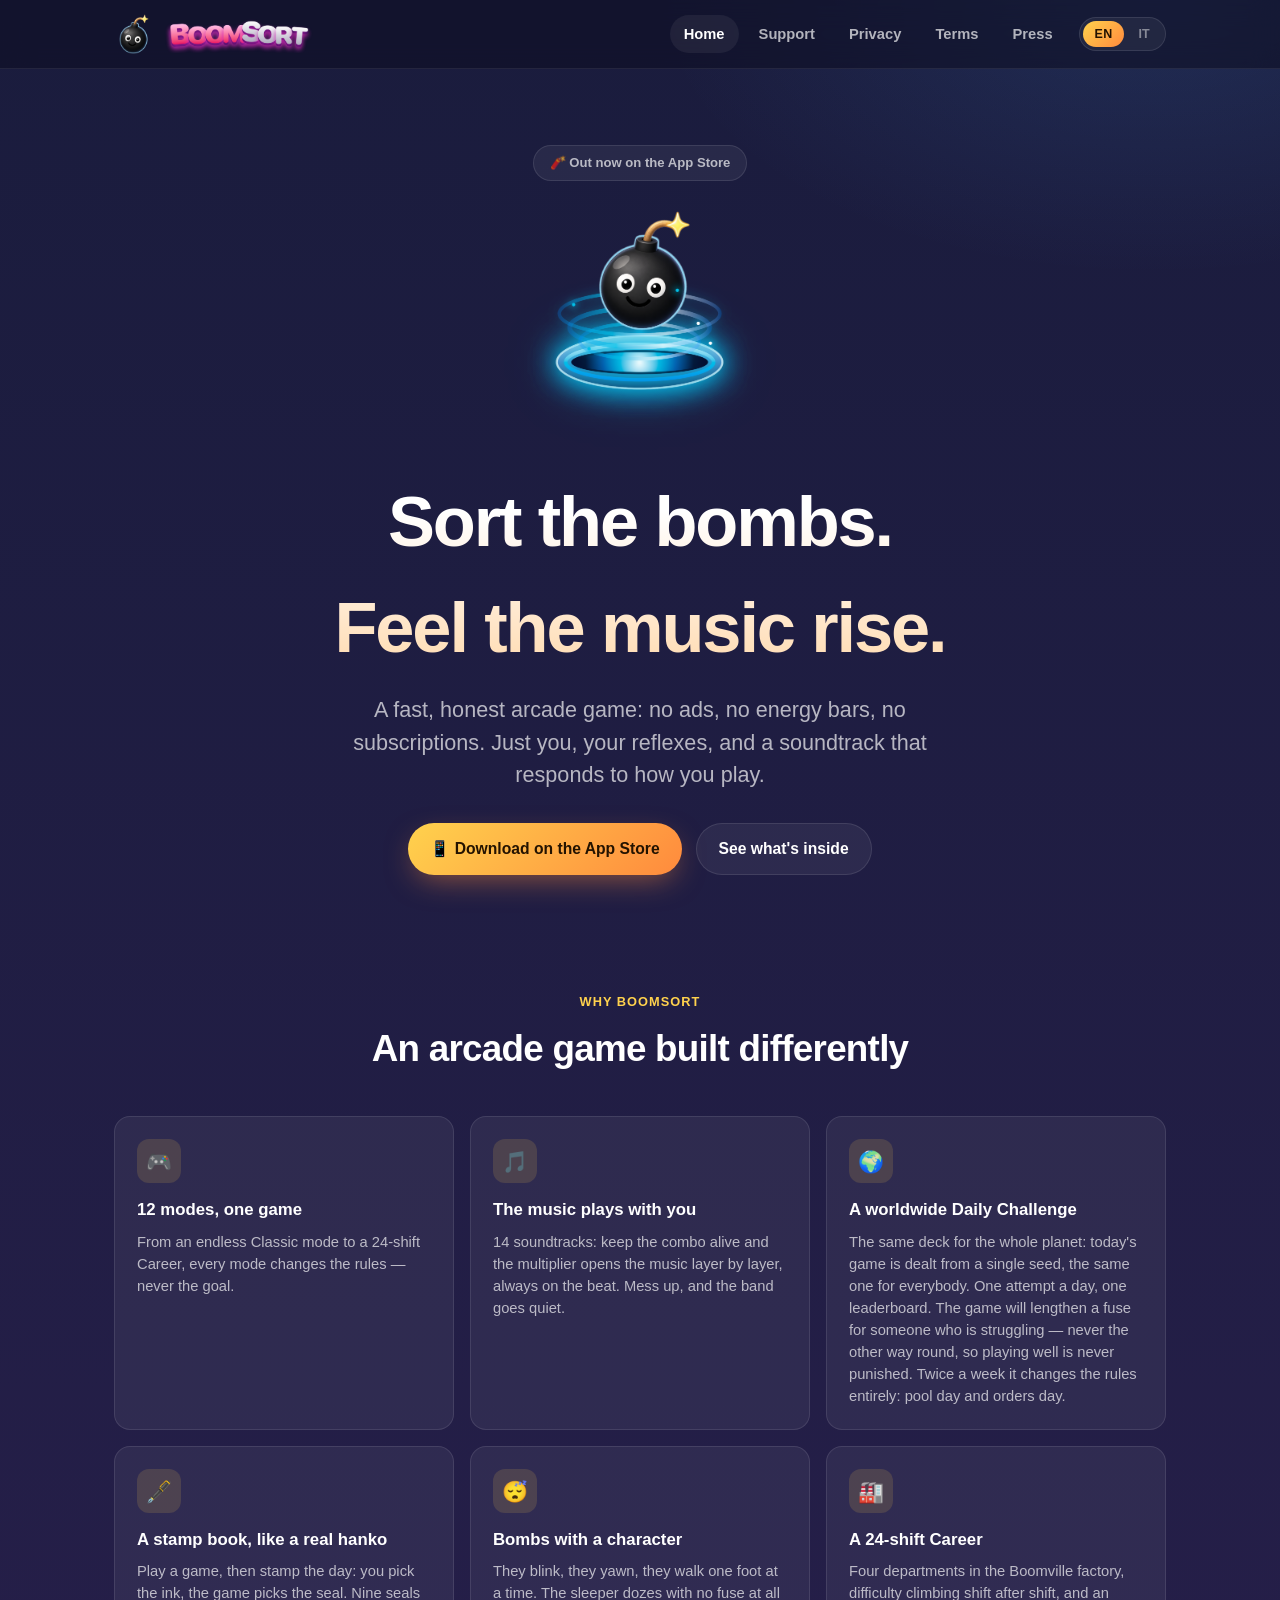
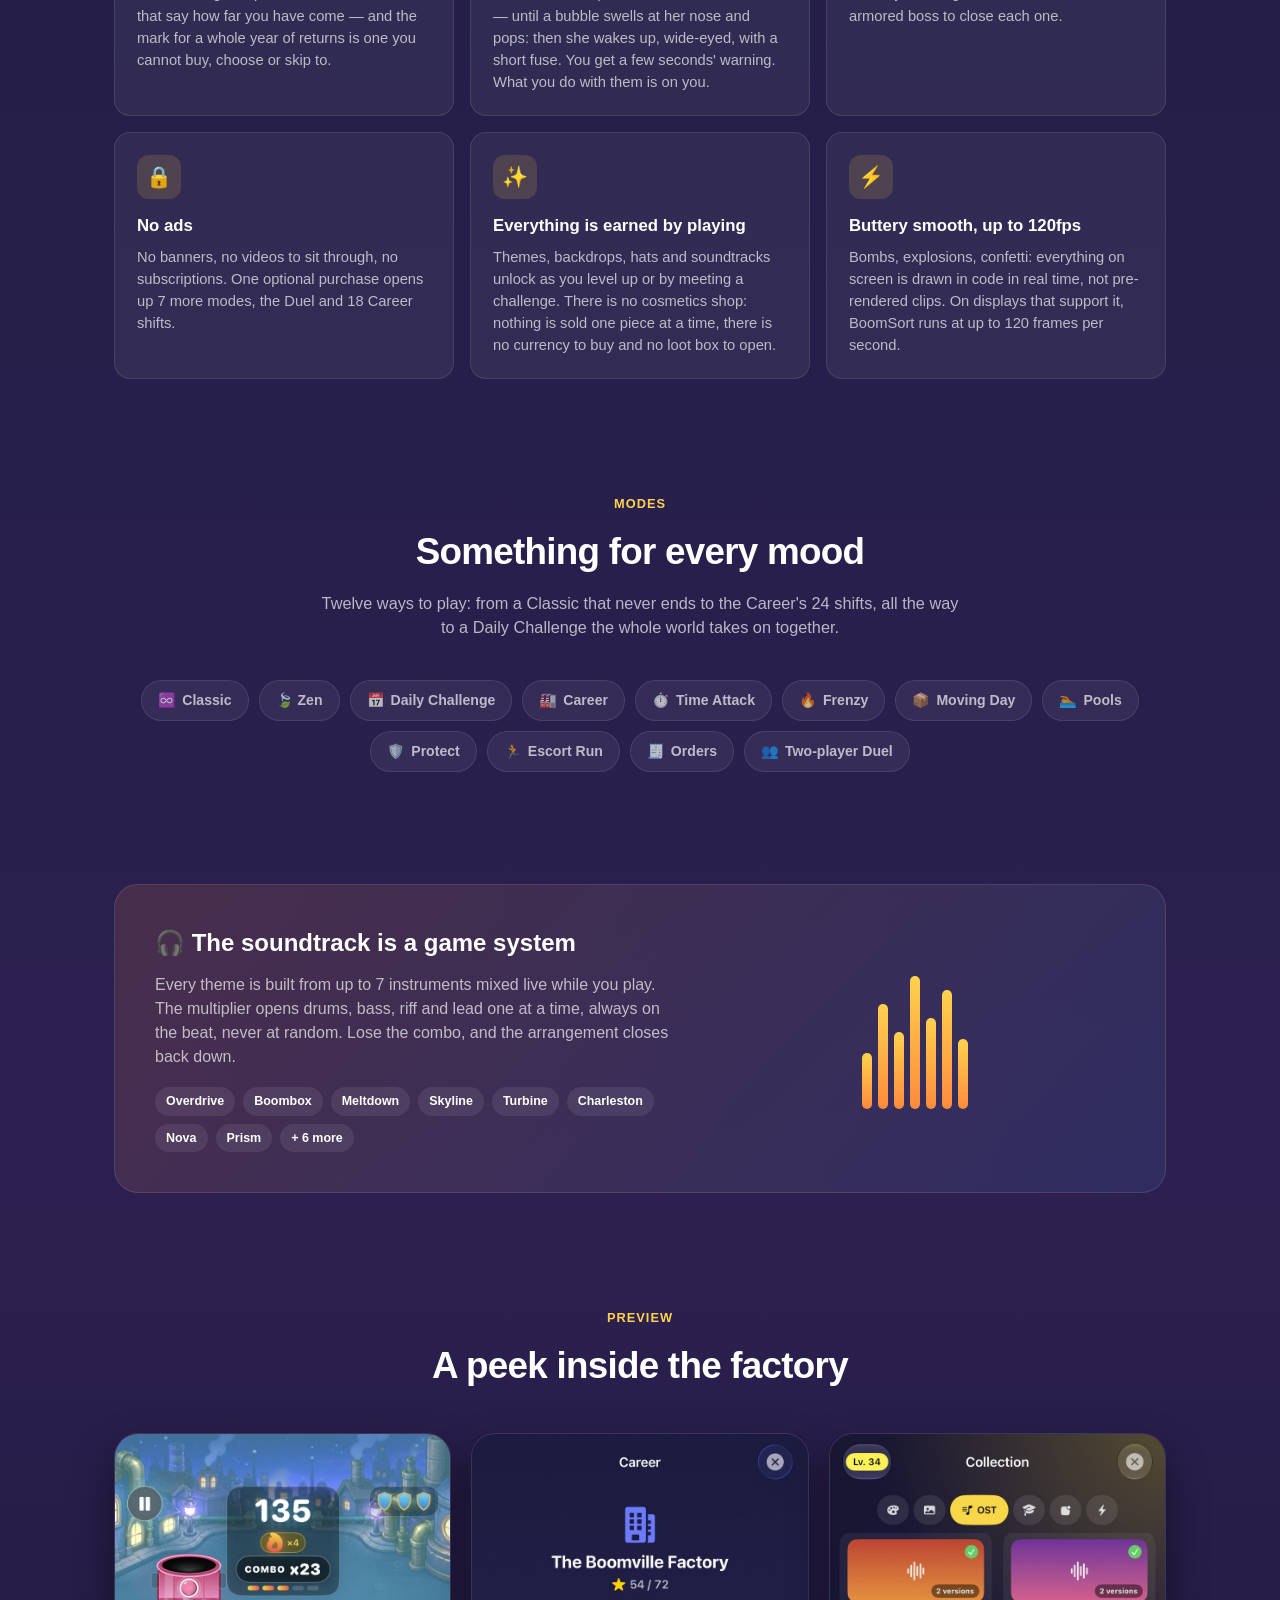
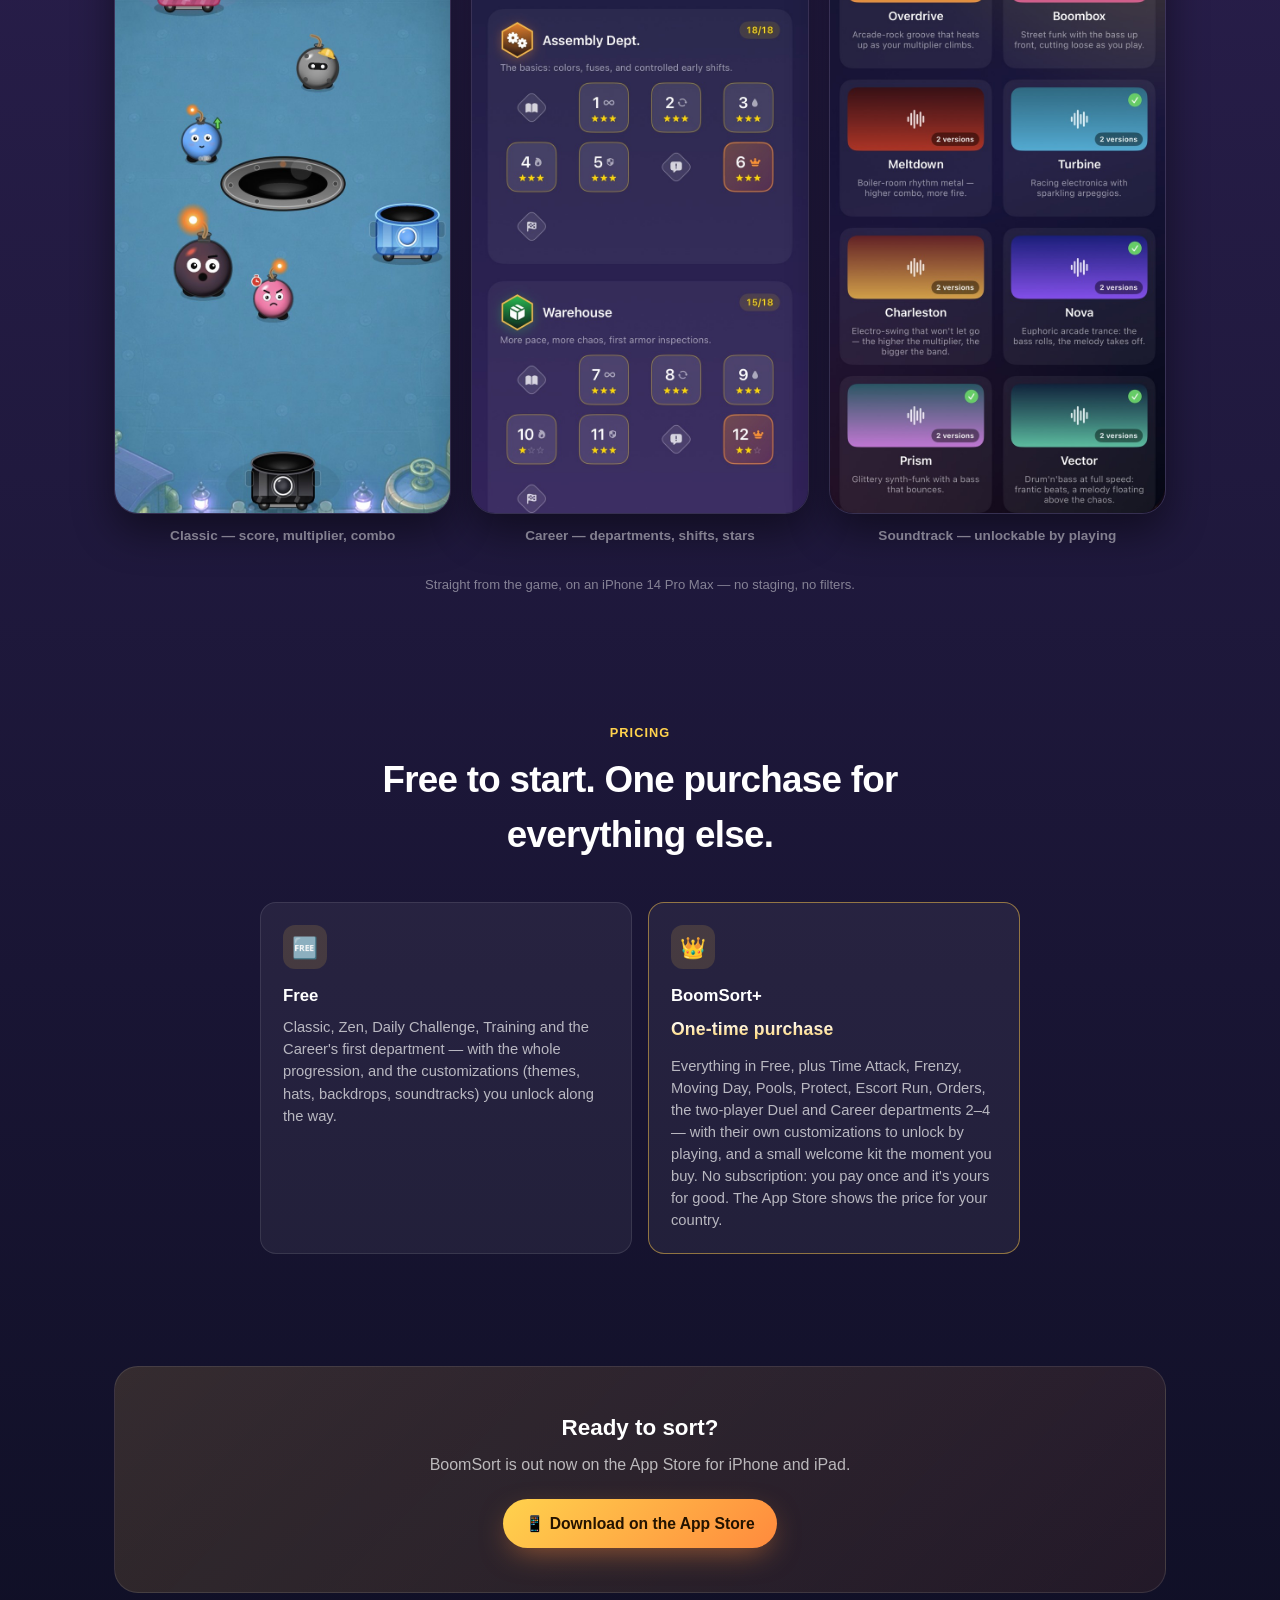
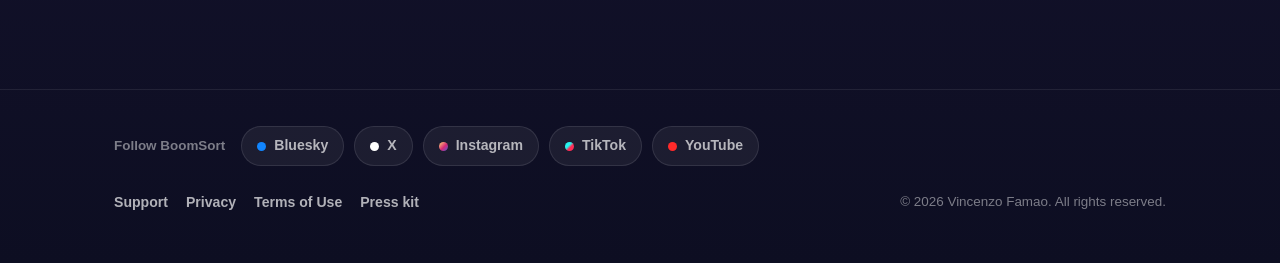
<file: index.html>
<!doctype html>
<html lang="en" data-lang="en">
<head>
<meta charset="utf-8">
<meta name="viewport" content="width=device-width, initial-scale=1">
<meta name="theme-color" content="#1a1c3d">
<title>BoomSort — Sort the bombs before they blow</title>
<meta name="description" content="BoomSort is a fast, ad-free arcade game: sort bombs into the right bins while a dynamic soundtrack responds to how you play. Free, with one purchase to unlock everything.">
<link rel="icon" type="image/png" href="assets/favicon.png">
<link rel="apple-touch-icon" href="assets/apple-touch-icon.png">
<meta property="og:type" content="website">
<meta property="og:title" content="BoomSort — Sort the bombs before they blow">
<meta property="og:description" content="A fast, ad-free arcade game: sort bombs into the right bins while a dynamic soundtrack responds to how you play.">
<meta property="og:image" content="https://boomsort.com/assets/social.png">
<meta name="twitter:card" content="summary_large_image">
<link rel="stylesheet" href="styles.css?v=20261020">
<script src="lancio.js?v=20261020"></script>
</head>
<body>

<nav class="nav">
  <div class="wrap">
    <a class="brand" href="index.html">
      <img class="brand-icon" src="assets/bomba.png" alt="" aria-hidden="true">
      <img class="brand-word" src="assets/wordmark-testata.png" alt="BoomSort">
    </a>
    <div class="navlinks">
      <a href="index.html" class="active"><span class="en">Home</span><span class="it">Home</span></a>
      <a href="support.html"><span class="en">Support</span><span class="it">Supporto</span></a>
      <a href="privacy.html">Privacy</a>
      <a href="terms.html"><span class="en">Terms</span><span class="it">Termini</span></a>
      <a href="press.html">Press</a>
      <div class="langswitch">
        <button class="lang-btn active" data-lang="en" onclick="setSiteLang('en')">EN</button>
        <button class="lang-btn" data-lang="it" onclick="setSiteLang('it')">IT</button>
      </div>
    </div>
  </div>
</nav>

<header class="hero">
  <div class="blob" style="width:340px;height:340px;top:-80px;left:-100px;background:#ff70a6;"></div>
  <div class="blob" style="width:300px;height:300px;top:40px;right:-80px;background:#4fa8ff;"></div>
  <div class="blob" style="width:260px;height:260px;bottom:-60px;left:40%;background:#ffca4a;"></div>
  <div class="wrap">
    <span class="hero-badge en prima-del-lancio">🧨 Out October 20 on the App Store</span>
    <span class="hero-badge it prima-del-lancio">🧨 Su App Store dal 20 ottobre</span>
    <span class="hero-badge en dopo-il-lancio">🧨 Out now on the App Store</span>
    <span class="hero-badge it dopo-il-lancio">🧨 Ora su App Store</span>
    <img class="hero-bomb" src="assets/mascotte.png" alt="" aria-hidden="true">

    <h1 class="en">Sort the bombs.<br>Feel the music rise.</h1>
    <h1 class="it">Smista le bombe.<br>Senti la musica salire.</h1>

    <p class="tagline en">A fast, honest arcade game: no ads, no energy bars, no subscriptions. Just you, your reflexes, and a soundtrack that responds to how you play.</p>
    <p class="tagline it">Un arcade veloce e onesto: niente pubblicità, niente barre d'energia, niente abbonamenti. Solo tu, i tuoi riflessi e una colonna sonora che risponde a come giochi.</p>

    <div class="hero-ctas">
      <!-- Prima del 20 ottobre il pulsante resta fermo (la scheda dell'App
           Store non è ancora pubblica: un link porterebbe a un 404); dal 20
           lancio.js mostra quello vero. -->
      <a class="btn btn-primary prima-del-lancio" href="#" onclick="return false;">
        <span class="en">📱 On the App Store October 20</span>
        <span class="it">📱 Su App Store dal 20 ottobre</span>
      </a>
      <a class="btn btn-primary dopo-il-lancio" href="https://apps.apple.com/app/id6788836304">
        <span class="en">📱 Download on the App Store</span>
        <span class="it">📱 Scarica su App Store</span>
      </a>
      <a class="btn btn-ghost" href="#features">
        <span class="en">See what's inside</span>
        <span class="it">Scopri le funzionalità</span>
      </a>
    </div>
  </div>
</header>

<section id="features">
  <div class="wrap">
    <div class="section-head">
      <span class="kicker en">Why BoomSort</span>
      <span class="kicker it">Perché BoomSort</span>
      <h2 class="en">An arcade game built differently</h2>
      <h2 class="it">Un arcade fuori dal coro</h2>
    </div>
    <div class="grid">
      <div class="card">
        <div class="icon">🎮</div>
        <h3 class="en">12 modes, one game</h3>
        <h3 class="it">12 modalità, un solo gioco</h3>
        <p class="en">From an endless Classic mode to a 24-shift Career, every mode changes the rules — never the goal.</p>
        <p class="it">Dall'infinita Classica alla Carriera a 24 turni: ogni modalità cambia le regole, mai lo scopo.</p>
      </div>
      <div class="card">
        <div class="icon">🎵</div>
        <h3 class="en">The music plays with you</h3>
        <h3 class="it">La musica gioca con te</h3>
        <p class="en">14 soundtracks: keep the combo alive and the multiplier opens the music layer by layer, always on the beat. Mess up, and the band goes quiet.</p>
        <p class="it">14 colonne sonore: tieni viva la combo e il moltiplicatore apre la musica strato dopo strato, sempre a tempo. Sbagli, e la band si zittisce.</p>
      </div>
      <div class="card">
        <div class="icon">🌍</div>
        <h3 class="en">A worldwide Daily Challenge</h3>
        <h3 class="it">Sfida del giorno mondiale</h3>
        <p class="en">The same deck for the whole planet: today's game is dealt from a single seed, the same one for everybody. One attempt a day, one leaderboard. The game will lengthen a fuse for someone who is struggling — never the other way round, so playing well is never punished. Twice a week it changes the rules entirely: pool day and orders day.</p>
        <p class="it">Lo stesso mazzo per tutto il pianeta: la partita di oggi nasce da un solo seme, uguale per tutti. Un tentativo al giorno, una sola classifica. A chi sta faticando il gioco allunga la miccia — mai il contrario, così giocare bene non viene mai punito. Due giorni a settimana cambia proprio regolamento: giornata in piscina e giornata di ordini.</p>
      </div>
      <div class="card">
        <div class="icon">🖋️</div>
        <h3 class="en">A stamp book, like a real hanko</h3>
        <h3 class="it">Un quaderno dei timbri, come un hanko vero</h3>
        <p class="en">Play a game, then stamp the day: you pick the ink, the game picks the seal. Nine seals that say how far you have come — and the mark for a whole year of returns is one you cannot buy, choose or skip to.</p>
        <p class="it">Gioca una partita, poi timbra la giornata: l'inchiostro lo scegli tu, il sigillo lo decide il gioco. Nove sigilli che dicono quanto lontano sei arrivato — e il segno di un anno intero di ritorni non si compra, non si sceglie e non si salta.</p>
      </div>
      <div class="card">
        <div class="icon">😴</div>
        <h3 class="en">Bombs with a character</h3>
        <h3 class="it">Bombe con un carattere</h3>
        <p class="en">They blink, they yawn, they walk one foot at a time. The sleeper dozes with no fuse at all — until a bubble swells at her nose and pops: then she wakes up, wide-eyed, with a short fuse. You get a few seconds' warning. What you do with them is on you.</p>
        <p class="it">Sbattono le palpebre, sbadigliano, camminano un piede alla volta. La dormiente riposa senza nemmeno una miccia — finché non le si gonfia al naso una bolla che scoppia: allora si sveglia di soprassalto, con la miccia corta. Il preavviso ce l'hai. Cosa farne è affare tuo.</p>
      </div>
      <div class="card">
        <div class="icon">🏭</div>
        <h3 class="en">A 24-shift Career</h3>
        <h3 class="it">Carriera a 24 turni</h3>
        <p class="en">Four departments in the Boomville factory, difficulty climbing shift after shift, and an armored boss to close each one.</p>
        <p class="it">Quattro reparti della fabbrica di Boomville, la difficoltà che sale turno dopo turno e un boss corazzato a chiudere ciascuno.</p>
      </div>
      <div class="card">
        <div class="icon">🔒</div>
        <h3 class="en">No ads</h3>
        <h3 class="it">Zero pubblicità</h3>
        <p class="en">No banners, no videos to sit through, no subscriptions. One optional purchase opens up 7 more modes, the Duel and 18 Career shifts.</p>
        <p class="it">Nessun banner, nessun video da subire, nessun abbonamento. Un unico acquisto opzionale apre 7 modalità in più, la Sfida a due e 18 turni di Carriera.</p>
      </div>
      <div class="card">
        <div class="icon">✨</div>
        <h3 class="en">Everything is earned by playing</h3>
        <h3 class="it">Tutto si guadagna giocando</h3>
        <p class="en">Themes, backdrops, hats and soundtracks unlock as you level up or by meeting a challenge. There is no cosmetics shop: nothing is sold one piece at a time, there is no currency to buy and no loot box to open.</p>
        <p class="it">Temi, sfondi, cappelli e colonne sonore si sbloccano salendo di livello o superando una sfida. Non esiste un negozio di cosmetici: niente si vende a pezzi, non c'è una valuta da comprare e non c'è nessuna cassa da aprire.</p>
      </div>
      <div class="card">
        <div class="icon">⚡</div>
        <h3 class="en">Buttery smooth, up to 120fps</h3>
        <h3 class="it">Fluidissimo, fino a 120 fps</h3>
        <p class="en">Bombs, explosions, confetti: everything on screen is drawn in code in real time, not pre-rendered clips. On displays that support it, BoomSort runs at up to 120 frames per second.</p>
        <p class="it">Bombe, esplosioni, coriandoli: tutto quello che vedi è disegnato in codice in tempo reale, non sono clip pre-renderizzate. Sugli schermi che lo supportano, BoomSort gira fino a 120 fotogrammi al secondo.</p>
      </div>
    </div>
  </div>
</section>

<section id="modes">
  <div class="wrap">
    <div class="section-head">
      <span class="kicker en">Modes</span>
      <span class="kicker it">Modalità</span>
      <h2 class="en">Something for every mood</h2>
      <h2 class="it">Qualcosa per ogni umore</h2>
      <p class="en">Twelve ways to play: from a Classic that never ends to the Career's 24 shifts, all the way to a Daily Challenge the whole world takes on together.</p>
      <p class="it">Dodici modi di giocare: si va da una Classica che non finisce mai ai 24 turni della Carriera, fino alla Sfida del giorno che il mondo intero affronta insieme.</p>
    </div>
    <div class="chips">
      <span class="chip">♾️ <span class="en">Classic</span><span class="it">Classica</span></span>
      <span class="chip">🍃 Zen</span>
      <span class="chip">📅 <span class="en">Daily Challenge</span><span class="it">Sfida del giorno</span></span>
      <span class="chip">🏭 <span class="en">Career</span><span class="it">Carriera</span></span>
      <span class="chip">⏱️ <span class="en">Time Attack</span><span class="it">A tempo</span></span>
      <span class="chip">🔥 <span class="en">Frenzy</span><span class="it">Frenesia</span></span>
      <span class="chip">📦 <span class="en">Moving Day</span><span class="it">Trasloco</span></span>
      <span class="chip">🏊 <span class="en">Pools</span><span class="it">Piscine</span></span>
      <span class="chip">🛡️ <span class="en">Protect</span><span class="it">Proteggi</span></span>
      <span class="chip">🏃 <span class="en">Escort Run</span><span class="it">Fuga</span></span>
      <span class="chip">🧾 <span class="en">Orders</span><span class="it">Ordini</span></span>
      <span class="chip">👥 <span class="en">Two-player Duel</span><span class="it">Sfida a due</span></span>
    </div>
  </div>
</section>

<section id="music">
  <div class="wrap">
    <div class="music-panel">
      <div>
        <h3 class="en">🎧 The soundtrack is a game system</h3>
        <h3 class="it">🎧 La colonna sonora è un sistema di gioco</h3>
        <p class="en">Every theme is built from up to 7 instruments mixed live while you play. The multiplier opens drums, bass, riff and lead one at a time, always on the beat, never at random. Lose the combo, and the arrangement closes back down.</p>
        <p class="it">Ogni tema è composto da un massimo di 7 strumenti sincronizzati, mixati dal vivo mentre giochi. Il moltiplicatore apre batteria, basso, riff e lead uno alla volta, sempre in battuta, mai a casaccio. Perdi la combo, e l'arrangiamento si richiude.</p>
        <div class="theme-tags">
          <span class="theme-tag">Overdrive</span>
          <span class="theme-tag">Boombox</span>
          <span class="theme-tag">Meltdown</span>
          <span class="theme-tag">Skyline</span>
          <span class="theme-tag">Turbine</span>
          <span class="theme-tag">Charleston</span>
          <span class="theme-tag">Nova</span>
          <span class="theme-tag">Prism</span>
          <span class="theme-tag"><span class="en">+ 6 more</span><span class="it">+ 6 altre</span></span>
        </div>
      </div>
      <div class="eq" aria-hidden="true">
        <span></span><span></span><span></span><span></span><span></span><span></span><span></span>
      </div>
    </div>
  </div>
</section>

<section id="screenshots">
  <div class="wrap">
    <div class="section-head">
      <span class="kicker en">Preview</span>
      <span class="kicker it">Anteprima</span>
      <h2 class="en">A peek inside the factory</h2>
      <h2 class="it">Uno sguardo alla fabbrica</h2>
    </div>
    <div class="mockups">
      <figure>
        <img class="mockup-shot" src="assets/screenshot-classica.jpg"
             alt="BoomSort gameplay: varied bombs mid-sort, score, multiplier and combo on screen"
             width="780" height="1576">
        <figcaption class="mockup-caption en">Classic — score, multiplier, combo</figcaption>
        <figcaption class="mockup-caption it">Classica — punteggio, moltiplicatore, combo</figcaption>
      </figure>
      <figure>
        <img class="mockup-shot" src="assets/screenshot-carriera.jpg"
             alt="Career mode: the Boomville Factory map, Assembly Dept. complete and Warehouse underway"
             width="780" height="1576">
        <figcaption class="mockup-caption en">Career — departments, shifts, stars</figcaption>
        <figcaption class="mockup-caption it">Carriera — reparti, turni, stelle</figcaption>
      </figure>
      <figure>
        <img class="mockup-shot" src="assets/screenshot-ost.jpg"
             alt="The OST collection: eight dynamic soundtrack themes, unlocked by playing"
             width="780" height="1576">
        <figcaption class="mockup-caption en">Soundtrack — unlockable by playing</figcaption>
        <figcaption class="mockup-caption it">Colonna sonora — sbloccabile giocando</figcaption>
      </figure>
    </div>
    <p class="mockups-note en">Straight from the game, on an iPhone 14 Pro Max — no staging, no filters.</p>
    <p class="mockups-note it">Prese direttamente dal gioco, su iPhone 14 Pro Max — nessuna messa in scena, nessun filtro.</p>
  </div>
</section>

<section id="pricing">
  <div class="wrap">
    <div class="section-head">
      <span class="kicker en">Pricing</span>
      <span class="kicker it">Prezzo</span>
      <h2 class="en">Free to start. One purchase for everything else.</h2>
      <h2 class="it">Gratis per iniziare. Un acquisto per tutto il resto.</h2>
    </div>
    <div class="grid" style="grid-template-columns:1fr 1fr;max-width:760px;margin:0 auto;">
      <div class="card">
        <div class="icon">🆓</div>
        <h3 class="en">Free</h3>
        <h3 class="it">Gratis</h3>
        <p class="en">Classic, Zen, Daily Challenge, Training and the Career's first department — with the whole progression, and the customizations (themes, hats, backdrops, soundtracks) you unlock along the way.</p>
        <p class="it">Classica, Zen, Sfida del giorno, Addestramento e il primo reparto della Carriera — con tutta la progressione, e le personalizzazioni (temi, cappelli, sfondi, colonne sonore) che si sbloccano giocando.</p>
      </div>
      <div class="card" style="border-color:rgba(255,202,74,0.5);">
        <div class="icon">👑</div>
        <h3>BoomSort+</h3>
        <p class="price testo en">One-time purchase</p>
        <p class="price testo it">Acquisto una tantum</p>
        <p class="en">Everything in Free, plus Time Attack, Frenzy, Moving Day, Pools, Protect, Escort Run, Orders, the two-player Duel and Career departments 2–4 — with their own customizations to unlock by playing, and a small welcome kit the moment you buy. No subscription: you pay once and it's yours for good. The App Store shows the price for your country.</p>
        <p class="it">Tutto quello di Gratis, più A tempo, Frenesia, Trasloco, Piscine, Proteggi, Fuga, Ordini, la Sfida a due e i reparti 2-4 della Carriera — con le loro personalizzazioni da sbloccare giocando, e un piccolo kit di benvenuto appena acquisti. Nessun abbonamento: paghi una volta ed è tuo per sempre. Il prezzo per il tuo paese lo trovi su App Store.</p>
      </div>
    </div>
  </div>
</section>

<section id="cta">
  <div class="wrap">
    <div class="contact-box">
      <h3 class="en">Ready to sort?</h3>
      <h3 class="it">Pronto a smistare?</h3>
      <p class="en prima-del-lancio">BoomSort arrives on the App Store for iPhone and iPad on October 20.</p>
      <p class="it prima-del-lancio">BoomSort arriva su App Store per iPhone e iPad il 20 ottobre.</p>
      <p class="en dopo-il-lancio">BoomSort is out now on the App Store for iPhone and iPad.</p>
      <p class="it dopo-il-lancio">BoomSort è disponibile su App Store per iPhone e iPad.</p>
      <!-- Prima del 20 ottobre il pulsante resta fermo (la scheda dell'App
           Store non è ancora pubblica: un link porterebbe a un 404); dal 20
           lancio.js mostra quello vero. -->
      <a class="btn btn-primary prima-del-lancio" href="#" onclick="return false;">
        <span class="en">📱 On the App Store October 20</span>
        <span class="it">📱 Su App Store dal 20 ottobre</span>
      </a>
      <a class="btn btn-primary dopo-il-lancio" href="https://apps.apple.com/app/id6788836304">
        <span class="en">📱 Download on the App Store</span>
        <span class="it">📱 Scarica su App Store</span>
      </a>
    </div>
  </div>
</section>

<footer>
  <div class="wrap">
    <!-- Social: gli indirizzi sono quelli previsti; togli YouTube finché il canale non esiste. -->
    <nav class="social-links" aria-label="Social">
      <span class="social-label"><span class="en">Follow BoomSort</span><span class="it">Segui BoomSort</span></span>
      <a class="social-pill s-bluesky" href="https://bsky.app/profile/boomsort.bsky.social" rel="me noopener" target="_blank"><i></i>Bluesky</a>
      <a class="social-pill s-x" href="https://x.com/boomsortgame" rel="me noopener" target="_blank"><i></i>X</a>
      <a class="social-pill s-instagram" href="https://www.instagram.com/boomsortgame/" rel="me noopener" target="_blank"><i></i>Instagram</a>
      <a class="social-pill s-tiktok" href="https://www.tiktok.com/@boomsortgame" rel="me noopener" target="_blank"><i></i>TikTok</a>
      <a class="social-pill s-youtube" href="https://www.youtube.com/@boomsortgame" rel="me noopener" target="_blank"><i></i>YouTube</a>
    </nav>
    <div class="footer-inner">
      <div class="footer-links">
        <a href="support.html"><span class="en">Support</span><span class="it">Supporto</span></a>
        <a href="privacy.html">Privacy</a>
        <a href="terms.html"><span class="en">Terms of Use</span><span class="it">Termini d'uso</span></a>
        <a href="press.html"><span class="en">Press kit</span><span class="it">Press kit</span></a>
      </div>
      <div class="footer-copy">
        <span class="en">© <span id="year-en"></span> Vincenzo Famao. All rights reserved.</span>
        <span class="it">© <span id="year-it"></span> Vincenzo Famao. Tutti i diritti riservati.</span>
      </div>
    </div>
  </div>
</footer>

<script src="lang.js?v=20261020"></script>
<script>
  var y = new Date().getFullYear();
  document.getElementById('year-en').textContent = y;
  document.getElementById('year-it').textContent = y;
</script>
</body>
</html>
</file>
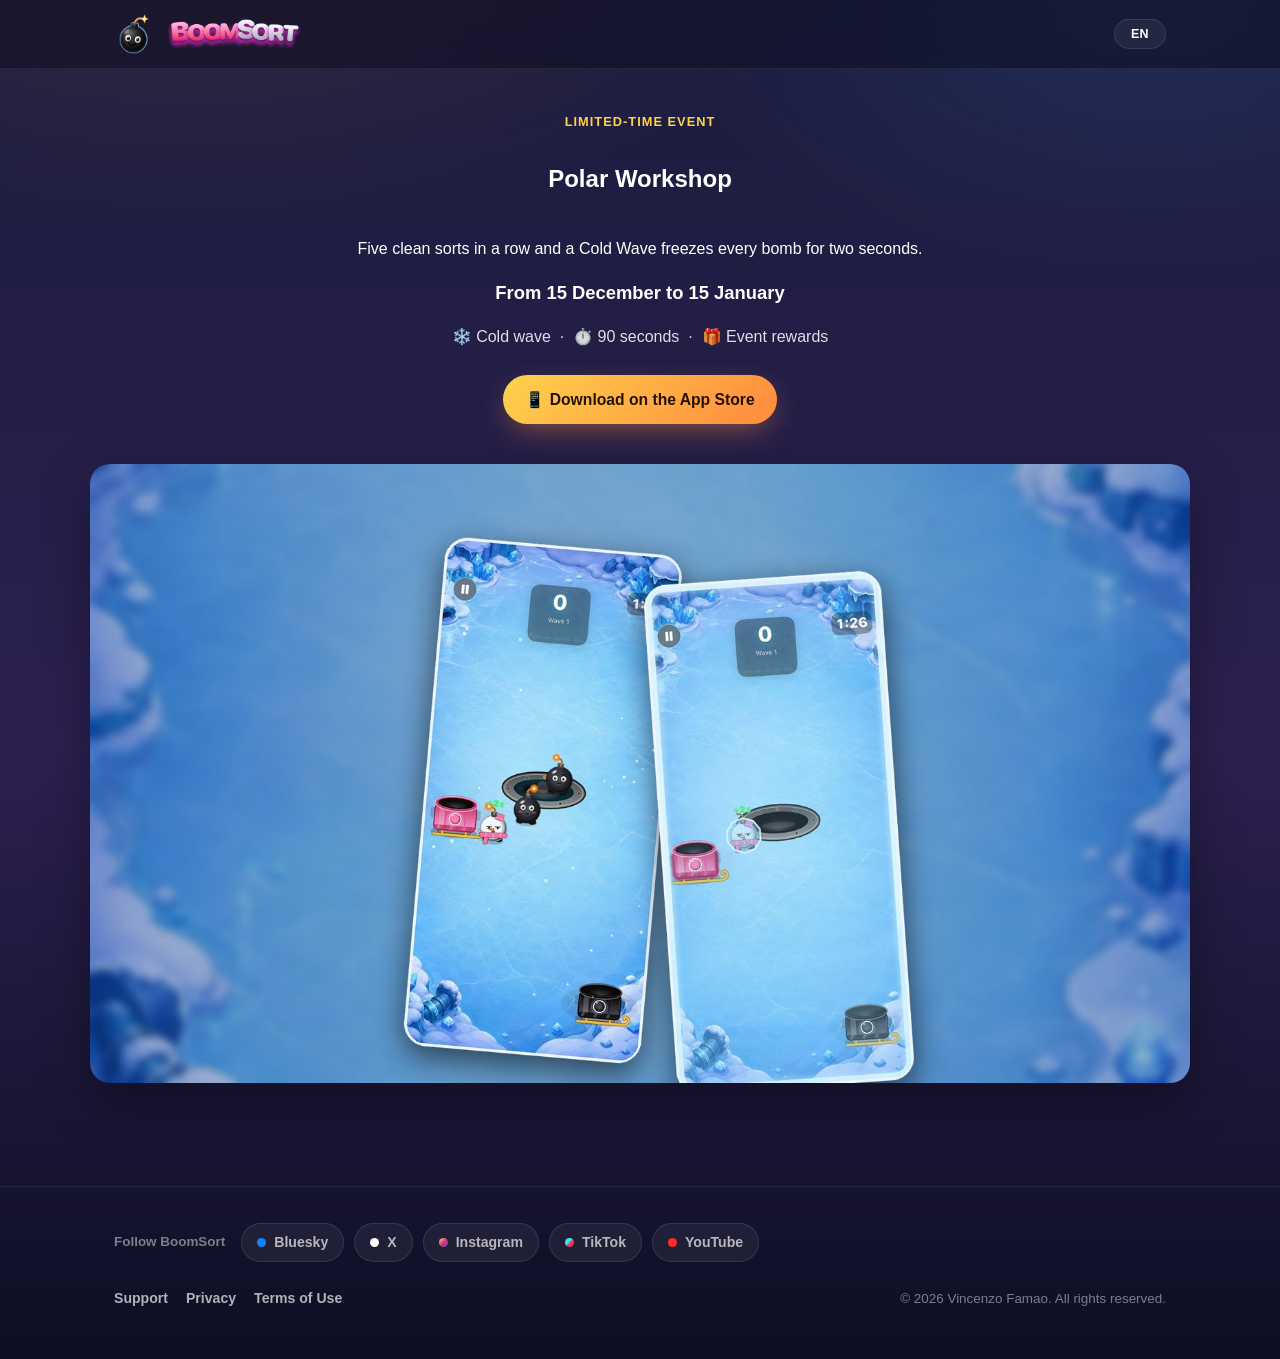
<file: evento/index.html>
<!doctype html>
<html lang="en" data-lang="en">
<head>
<meta charset="utf-8">
<meta name="viewport" content="width=device-width, initial-scale=1">
<meta name="theme-color" content="#1a1c3d">
<title>BoomSort — Polar Workshop</title>
<meta name="description" content="Polar Workshop: a limited-time winter event in BoomSort, from 15 December to 15 January.">
<link rel="icon" type="image/png" href="../assets/favicon.png">
<link rel="apple-touch-icon" href="../assets/apple-touch-icon.png">
<meta property="og:type" content="website">
<meta property="og:title" content="BoomSort — Polar Workshop">
<meta property="og:description" content="A limited-time winter event in BoomSort, from 15 December to 15 January.">
<meta property="og:image" content="https://boomsort.com/assets/evento-polare.jpg">
<meta name="twitter:card" content="summary_large_image">
<link rel="stylesheet" href="../styles.css?v=20261020">
<script src="../lancio.js?v=20261020"></script>
<script>
  // Applicata qui, in testa, prima che il resto della pagina si disegni:
  // e' l'unico modo per non far balenare un attimo l'inglese di serie
  // prima di correggerlo nella lingua giusta. Il resto della logica
  // (cambio manuale, tendina) vive nello script in fondo, insieme al
  // resto del markup che gli serve.
  (function () {
    var SUPPORTATE = ['it', 'en', 'fr', 'es', 'de', 'ja', 'pt'];
    var CHIAVE = 'boomsort-sfida-lang';

    function rileva() {
      // 1) il link stesso, se chi l'ha condiviso aveva l'app in una
      //    lingua nota — e' il segnale piu' preciso che abbiamo.
      var dalLink = new URLSearchParams(location.search).get('hl');
      if (dalLink && SUPPORTATE.indexOf(dalLink) !== -1) return dalLink;

      // 2) una scelta fatta a mano in una visita precedente su questa
      //    stessa pagina (vedi la tendina in fondo).
      var salvata = null;
      try { salvata = localStorage.getItem(CHIAVE); } catch (e) {}
      if (salvata && SUPPORTATE.indexOf(salvata) !== -1) return salvata;

      // 3) la lingua del browser di chi legge, per chi arriva senza link
      //    (o con un link vecchio, condiviso prima di questa modifica).
      var base = (navigator.language || 'en').toLowerCase().split('-')[0];
      if (base === 'pt') return 'pt';
      if (SUPPORTATE.indexOf(base) !== -1) return base;

      return 'en';
    }

    document.documentElement.setAttribute('data-lang', rileva());
  })();
</script>
</head>
<body>

<nav class="nav">
  <div class="wrap">
    <a class="brand" href="../index.html">
      <img class="brand-icon" src="../assets/bomba.png" alt="" aria-hidden="true">
      <img class="brand-word" src="../assets/wordmark.png" alt="BoomSort">
    </a>
    <div class="lang-switch" id="langSwitch">
      <button class="lang-current" id="langCurrent" type="button" aria-haspopup="true" aria-expanded="false">EN</button>
      <div class="lang-options" id="langOptions" hidden>
        <button class="lang-option" type="button" data-lang="it">IT</button>
        <button class="lang-option" type="button" data-lang="en">EN</button>
        <button class="lang-option" type="button" data-lang="fr">FR</button>
        <button class="lang-option" type="button" data-lang="es">ES</button>
        <button class="lang-option" type="button" data-lang="de">DE</button>
        <button class="lang-option" type="button" data-lang="ja">JA</button>
        <button class="lang-option" type="button" data-lang="pt">PT</button>
      </div>
    </div>
  </div>
</nav>

<section class="wrap" style="padding:40px 0 16px;text-align:center">
  <div class="section-head">
    <span class="kicker it">Evento a tempo</span>
    <span class="kicker en">Limited-time event</span>
    <span class="kicker fr">Événement à durée limitée</span>
    <span class="kicker es">Evento por tiempo limitado</span>
    <span class="kicker de">Event auf Zeit</span>
    <span class="kicker ja">期間限定イベント</span>
    <span class="kicker pt">Evento por tempo limitado</span>
    <h1>
    <span class="it">Officina Polare</span>
    <span class="en">Polar Workshop</span>
    <span class="fr">Atelier polaire</span>
    <span class="es">Taller Polar</span>
    <span class="de">Polarwerkstatt</span>
    <span class="ja">極地の工房</span>
    <span class="pt">Oficina Polar</span>
    </h1>
  </div>
  <p>
    <span class="it">Cinque smistamenti di fila senza errori e un'Onda di Freddo ferma tutte le bombe per due secondi.</span>
    <span class="en">Five clean sorts in a row and a Cold Wave freezes every bomb for two seconds.</span>
    <span class="fr">Cinq tris d'affilée sans erreur, et une Vague de froid gèle toutes les bombes pendant deux secondes.</span>
    <span class="es">Clasifica cinco bombas seguidas sin fallos y una Ola de Frío congela todas las bombas durante dos segundos.</span>
    <span class="de">Fünfmal fehlerfrei sortiert, und eine Kältewelle friert alle Bomben zwei Sekunden lang ein.</span>
    <span class="ja">ミスなしで5回連続仕分けると、コールドウェーブが全部の爆弾を2秒間凍らせる。</span>
    <span class="pt">Cinco separações seguidas sem erro e uma Onda de Frio congela todas as bombas por dois segundos.</span>
  </p>
  <p style="font-weight:800;font-size:1.15rem;margin:18px 0">
    <span class="it">Dal 15 dicembre al 15 gennaio</span>
    <span class="en">From 15 December to 15 January</span>
    <span class="fr">Du 15 décembre au 15 janvier</span>
    <span class="es">Del 15 de diciembre al 15 de enero</span>
    <span class="de">Vom 15. Dezember bis 15. Januar</span>
    <span class="ja">12月15日〜1月15日</span>
    <span class="pt">De 15 de dezembro a 15 de janeiro</span>
  </p>
  <p style="opacity:.85;margin:0 0 26px">
    ❄️ <span class="it">Onda di freddo</span><span class="en">Cold wave</span><span class="fr">Vague de froid</span><span class="es">Ola de frío</span><span class="de">Kältewelle</span><span class="ja">コールドウェーブ</span><span class="pt">Onda de frio</span>
    &nbsp;·&nbsp; ⏱️ <span class="it">90 secondi</span><span class="en">90 seconds</span><span class="fr">90 secondes</span><span class="es">90 segundos</span><span class="de">90 Sekunden</span><span class="ja">90秒</span><span class="pt">90 segundos</span>
    &nbsp;·&nbsp; 🎁 <span class="it">Ricompense dell'evento</span><span class="en">Event rewards</span><span class="fr">Récompenses de l'événement</span><span class="es">Recompensas del evento</span><span class="de">Event-Belohnungen</span><span class="ja">イベント報酬</span><span class="pt">Recompensas do evento</span>
  </p>
  <p>
    <a class="btn btn-primary dopo-il-lancio" href="https://apps.apple.com/app/id6788836304">
      <span class="it">📱 Scarica su App Store</span>
      <span class="en">📱 Download on the App Store</span>
      <span class="fr">📱 Télécharger dans l'App Store</span>
      <span class="es">📱 Descargar en App Store</span>
      <span class="de">📱 Laden im App Store</span>
      <span class="ja">📱 App Storeからダウンロード</span>
      <span class="pt">📱 Baixar na App Store</span>
    </a>
  </p>
</section>

<!-- Chi ha l'app e tocca il link dalla scheda dell'App Store (o da un messaggio) non vede
     questa pagina: iOS apre BoomSort direttamente, grazie a /.well-known/apple-app-site-association
     (percorso /evento). Qui arriva chi l'app non ce l'ha, da computer o da Android. -->
<section class="wrap" style="padding:8px 0 56px;text-align:center">
  <img src="../assets/evento-polare.jpg" alt="Polar Workshop: frozen bombs and snowmen on the ice arena" width="1600" height="900"
       style="max-width:100%;height:auto;border-radius:20px;box-shadow:0 18px 50px rgba(0,0,0,.35)">
</section>

<footer>
  <div class="wrap">
    <!-- Social: gli indirizzi sono quelli previsti; togli YouTube finché il canale non esiste. -->
    <nav class="social-links" aria-label="Social">
      <span class="social-label"><span class="en">Follow BoomSort</span><span class="it">Segui BoomSort</span></span>
      <a class="social-pill s-bluesky" href="https://bsky.app/profile/boomsort.bsky.social" rel="me noopener" target="_blank"><i></i>Bluesky</a>
      <a class="social-pill s-x" href="https://x.com/boomsortgame" rel="me noopener" target="_blank"><i></i>X</a>
      <a class="social-pill s-instagram" href="https://www.instagram.com/boomsortgame/" rel="me noopener" target="_blank"><i></i>Instagram</a>
      <a class="social-pill s-tiktok" href="https://www.tiktok.com/@boomsortgame" rel="me noopener" target="_blank"><i></i>TikTok</a>
      <a class="social-pill s-youtube" href="https://www.youtube.com/@boomsortgame" rel="me noopener" target="_blank"><i></i>YouTube</a>
    </nav>
    <div class="footer-inner">
      <div class="footer-links">
        <a href="../support.html">
          <span class="en">Support</span><span class="it">Supporto</span>
          <span class="fr">Assistance</span><span class="es">Soporte</span>
          <span class="de">Support</span><span class="ja">サポート</span>
          <span class="pt">Suporte</span>
        </a>
        <a href="../privacy.html">
          <span class="en">Privacy</span><span class="it">Privacy</span>
          <span class="fr">Confidentialité</span><span class="es">Privacidad</span>
          <span class="de">Datenschutz</span><span class="ja">プライバシー</span>
          <span class="pt">Privacidade</span>
        </a>
        <a href="../terms.html">
          <span class="en">Terms of Use</span><span class="it">Termini d'uso</span>
          <span class="fr">Conditions d'utilisation</span><span class="es">Términos de uso</span>
          <span class="de">Nutzungsbedingungen</span><span class="ja">利用規約</span>
          <span class="pt">Termos de Uso</span>
        </a>
      </div>
      <div class="footer-copy">
        <span class="en">© <span class="year"></span> Vincenzo Famao. All rights reserved.</span>
        <span class="it">© <span class="year"></span> Vincenzo Famao. Tutti i diritti riservati.</span>
        <span class="fr">© <span class="year"></span> Vincenzo Famao. Tous droits réservés.</span>
        <span class="es">© <span class="year"></span> Vincenzo Famao. Todos los derechos reservados.</span>
        <span class="de">© <span class="year"></span> Vincenzo Famao. Alle Rechte vorbehalten.</span>
        <span class="ja">© <span class="year"></span> Vincenzo Famao. 全著作権所有。</span>
        <span class="pt">© <span class="year"></span> Vincenzo Famao. Todos os direitos reservados.</span>
      </div>
    </div>
  </div>
</footer>

<script>
  document.querySelectorAll('.year').forEach(function (el) {
    el.textContent = new Date().getFullYear();
  });

  // **La tendina lingua.** Non il selettore EN/IT del resto del sito —
  // qui le lingue sono 7, mostrarle tutte fisse in fila non ci sta.
  // Il pulsante mostra solo quella attiva; toccandolo si apre la lista
  // delle altre sei.
  (function () {
    var corrente = document.getElementById('langCurrent');
    var opzioni = document.getElementById('langOptions');
    var contenitore = document.getElementById('langSwitch');

    function applica(lang) {
      document.documentElement.setAttribute('data-lang', lang);
      document.documentElement.setAttribute('lang', lang === 'pt' ? 'pt-BR' : lang);
      corrente.textContent = lang.toUpperCase();
      opzioni.querySelectorAll('.lang-option').forEach(function (btn) {
        btn.classList.toggle('active', btn.dataset.lang === lang);
      });
    }

    // La pagina è già nella lingua giusta (impostata in testa, prima del
    // disegno): qui serve solo sincronizzare il pulsante e la lista.
    applica(document.documentElement.getAttribute('data-lang') || 'en');

    corrente.addEventListener('click', function () {
      var apri = opzioni.hidden;
      opzioni.hidden = !apri;
      corrente.setAttribute('aria-expanded', String(apri));
    });

    opzioni.querySelectorAll('.lang-option').forEach(function (btn) {
      btn.addEventListener('click', function () {
        applica(btn.dataset.lang);
        try { localStorage.setItem('boomsort-sfida-lang', btn.dataset.lang); } catch (e) {}
        opzioni.hidden = true;
        corrente.setAttribute('aria-expanded', 'false');
      });
    });

    document.addEventListener('click', function (e) {
      if (!contenitore.contains(e.target)) {
        opzioni.hidden = true;
        corrente.setAttribute('aria-expanded', 'false');
      }
    });
  })();
</script>

</body>
</html>
</file>
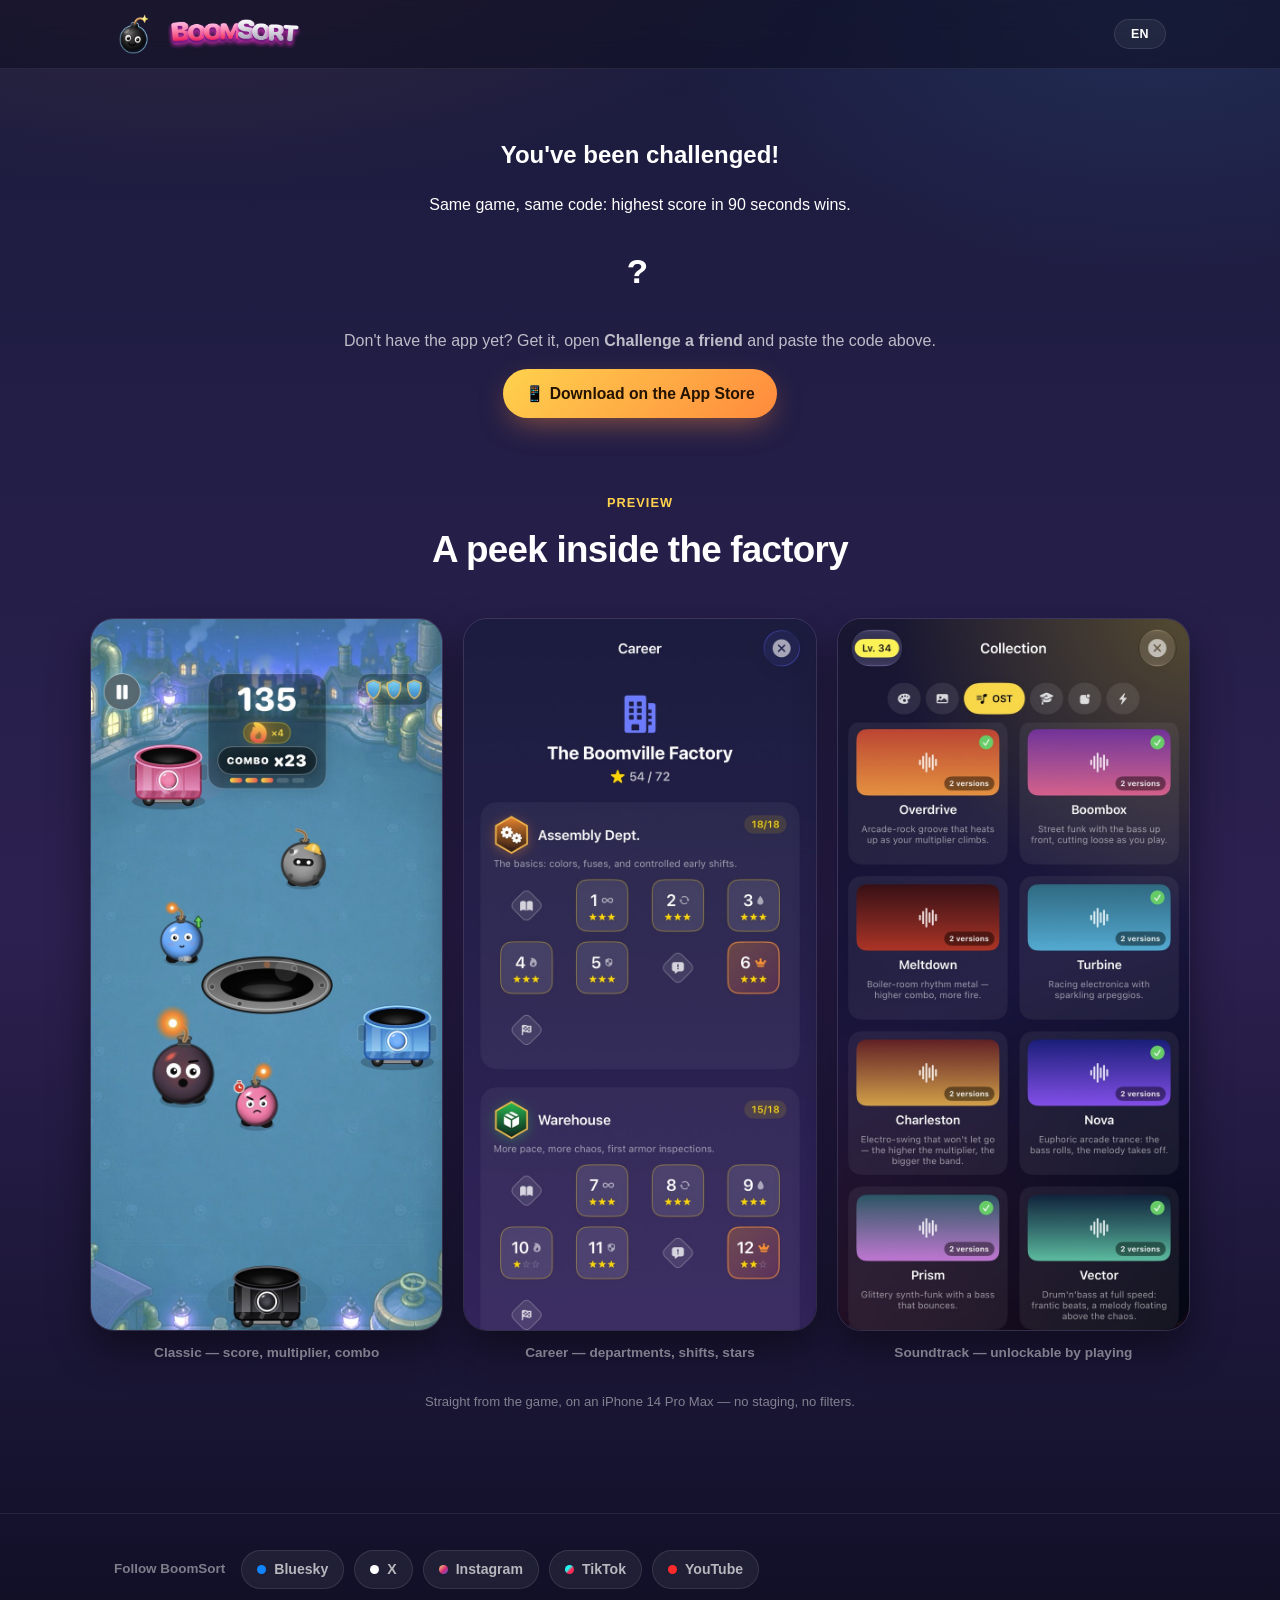
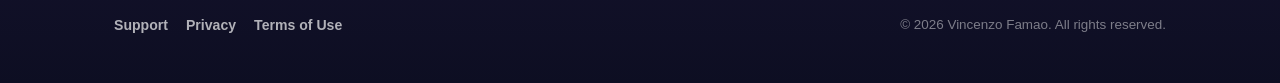
<file: sfida/index.html>
<!doctype html>
<html lang="en" data-lang="en">
<head>
<meta charset="utf-8">
<meta name="viewport" content="width=device-width, initial-scale=1">
<meta name="theme-color" content="#1a1c3d">
<title>BoomSort — Challenge a friend</title>
<meta name="description" content="You've been challenged to BoomSort: same game, same seed, highest score wins.">
<link rel="icon" type="image/png" href="../assets/favicon.png">
<link rel="apple-touch-icon" href="../assets/apple-touch-icon.png">
<meta property="og:type" content="website">
<meta property="og:title" content="You've been challenged to BoomSort">
<meta property="og:description" content="Same game, same seed. Let's see who scores more.">
<meta property="og:image" content="https://boomsort.com/assets/social.png">
<meta name="twitter:card" content="summary_large_image">
<link rel="stylesheet" href="../styles.css?v=20261020">
<script src="../lancio.js?v=20261020"></script>
<script>
  // Applicata qui, in testa, prima che il resto della pagina si disegni:
  // e' l'unico modo per non far balenare un attimo l'inglese di serie
  // prima di correggerlo nella lingua giusta. Il resto della logica
  // (cambio manuale, tendina) vive nello script in fondo, insieme al
  // resto del markup che gli serve.
  (function () {
    var SUPPORTATE = ['it', 'en', 'fr', 'es', 'de', 'ja', 'pt'];
    var CHIAVE = 'boomsort-sfida-lang';

    function rileva() {
      // 1) il link stesso, se chi l'ha condiviso aveva l'app in una
      //    lingua nota — e' il segnale piu' preciso che abbiamo.
      var dalLink = new URLSearchParams(location.search).get('hl');
      if (dalLink && SUPPORTATE.indexOf(dalLink) !== -1) return dalLink;

      // 2) una scelta fatta a mano in una visita precedente su questa
      //    stessa pagina (vedi la tendina in fondo).
      var salvata = null;
      try { salvata = localStorage.getItem(CHIAVE); } catch (e) {}
      if (salvata && SUPPORTATE.indexOf(salvata) !== -1) return salvata;

      // 3) la lingua del browser di chi legge, per chi arriva senza link
      //    (o con un link vecchio, condiviso prima di questa modifica).
      var base = (navigator.language || 'en').toLowerCase().split('-')[0];
      if (base === 'pt') return 'pt';
      if (SUPPORTATE.indexOf(base) !== -1) return base;

      return 'en';
    }

    document.documentElement.setAttribute('data-lang', rileva());
  })();
</script>
</head>
<body>

<nav class="nav">
  <div class="wrap">
    <a class="brand" href="../index.html">
      <img class="brand-icon" src="../assets/bomba.png" alt="" aria-hidden="true">
      <img class="brand-word" src="../assets/wordmark.png" alt="BoomSort">
    </a>
    <div class="lang-switch" id="langSwitch">
      <button class="lang-current" id="langCurrent" type="button" aria-haspopup="true" aria-expanded="false">EN</button>
      <div class="lang-options" id="langOptions" hidden>
        <button class="lang-option" type="button" data-lang="it">IT</button>
        <button class="lang-option" type="button" data-lang="en">EN</button>
        <button class="lang-option" type="button" data-lang="fr">FR</button>
        <button class="lang-option" type="button" data-lang="es">ES</button>
        <button class="lang-option" type="button" data-lang="de">DE</button>
        <button class="lang-option" type="button" data-lang="ja">JA</button>
        <button class="lang-option" type="button" data-lang="pt">PT</button>
      </div>
    </div>
  </div>
</nav>

<section class="wrap" style="padding:48px 0;text-align:center">
  <h1>
    <span class="it">Ti hanno sfidato!</span>
    <span class="en">You've been challenged!</span>
    <span class="fr">On t'a défié !</span>
    <span class="es">¡Te han desafiado!</span>
    <span class="de">Du hast eine Challenge bekommen!</span>
    <span class="ja">挑戦を受けました！</span>
    <span class="pt">Você foi desafiado!</span>
  </h1>

  <p>
    <span class="it">Stessa partita, stesso codice: vince chi fa più punti in 90 secondi.</span>
    <span class="en">Same game, same code: highest score in 90 seconds wins.</span>
    <span class="fr">Même partie, même code : le meilleur score en 90&nbsp;secondes gagne.</span>
    <span class="es">Misma partida, mismo código: gana quien haga más puntos en 90&nbsp;segundos.</span>
    <span class="de">Gleiches Spiel, gleicher Code: Wer in 90&nbsp;Sekunden die meisten Punkte macht, gewinnt.</span>
    <span class="ja">同じゲーム、同じコード。90秒でより高いスコアを出した方が勝ち。</span>
    <span class="pt">Mesmo jogo, mesmo código: vence quem fizer mais pontos em 90&nbsp;segundos.</span>
  </p>

  <!-- Il codice, in chiaro e selezionabile: è il ripiego che funziona sempre,
       anche a chi legge questa pagina da un computer o da un Android. -->
  <p style="font-size:2.2rem;font-weight:800;letter-spacing:.14em;margin:28px 0">
    <code id="codice">—</code>
  </p>

  <p>
    <a class="btn" id="apri" href="#">
      <span class="it">Apri in BoomSort</span>
      <span class="en">Open in BoomSort</span>
      <span class="fr">Ouvrir dans BoomSort</span>
      <span class="es">Abrir en BoomSort</span>
      <span class="de">In BoomSort öffnen</span>
      <span class="ja">BoomSortで開く</span>
      <span class="pt">Abrir no BoomSort</span>
    </a>
  </p>

  <p style="opacity:.7">
    <span class="it">Non hai ancora l'app? Scaricala, apri <strong>Sfida amico</strong> e incolla il codice qui sopra.</span>
    <span class="en">Don't have the app yet? Get it, open <strong>Challenge a friend</strong> and paste the code above.</span>
    <span class="fr">Tu n'as pas encore l'appli&nbsp;? Télécharge-la, ouvre <strong>Défier un ami</strong> et colle le code ci-dessus.</span>
    <span class="es">¿Aún no tienes la app? Descárgala, abre <strong>Desafiar a un amigo</strong> y pega el código de arriba.</span>
    <span class="de">Du hast die App noch nicht? Lade sie herunter, öffne <strong>Freund herausfordern</strong> und füge den Code oben ein.</span>
    <span class="ja">アプリをまだ持っていない？ダウンロードして<strong>チャレンジ</strong>を開き、上のコードを貼り付けてね。</span>
    <span class="pt">Ainda não tem o app? Baixe, abra <strong>Desafiar amigo</strong> e cole o código acima.</span>
  </p>

  <!-- Prima del 20 ottobre il pulsante resta fermo (la scheda dell'App
       Store non è ancora pubblica: un link darebbe un 404); dal 20
       ../lancio.js mostra quello vero — stesso trattamento di ../index.html.
       Questa è proprio la pagina che deve convincere chi non ha ancora l'app. -->
  <p style="margin-top:8px">
    <a class="btn btn-primary prima-del-lancio" href="#" onclick="return false;">
      <span class="it">📱 Su App Store dal 20 ottobre</span>
      <span class="en">📱 On the App Store October 20</span>
      <span class="fr">📱 Sur l'App Store le 20 octobre</span>
      <span class="es">📱 En App Store el 20 de octubre</span>
      <span class="de">📱 Ab 20. Oktober im App Store</span>
      <span class="ja">📱 10月20日 App Storeで配信</span>
      <span class="pt">📱 Na App Store em 22 de outubro</span>
    </a>
    <a class="btn btn-primary dopo-il-lancio" href="https://apps.apple.com/app/id6788836304">
      <span class="it">📱 Scarica su App Store</span>
      <span class="en">📱 Download on the App Store</span>
      <span class="fr">📱 Télécharger dans l'App Store</span>
      <span class="es">📱 Descargar en App Store</span>
      <span class="de">📱 Laden im App Store</span>
      <span class="ja">📱 App Storeからダウンロード</span>
      <span class="pt">📱 Baixar na App Store</span>
    </a>
  </p>
</section>

<!-- Per chi arriva qui senza l'app: un assaggio del gioco vero, non solo
     parole. Stessi tre screenshot della home, stessa cornice — così chi
     non ha ancora BoomSort vede subito di cosa si tratta prima di
     decidere se scaricarlo. -->
<section class="wrap" style="padding:8px 0 48px">
  <div class="section-head">
    <span class="kicker it">Anteprima</span>
    <span class="kicker en">Preview</span>
    <span class="kicker fr">Aperçu</span>
    <span class="kicker es">Vista previa</span>
    <span class="kicker de">Vorschau</span>
    <span class="kicker ja">プレビュー</span>
    <span class="kicker pt">Prévia</span>
    <h2>
      <span class="it">Uno sguardo alla fabbrica</span>
      <span class="en">A peek inside the factory</span>
      <span class="fr">Un aperçu de l'usine</span>
      <span class="es">Un vistazo a la fábrica</span>
      <span class="de">Ein Blick in die Fabrik</span>
      <span class="ja">工場をちょっとのぞいてみよう</span>
      <span class="pt">Uma espiada na fábrica</span>
    </h2>
  </div>
  <div class="mockups">
    <figure>
      <img class="mockup-shot" src="../assets/screenshot-classica.jpg"
           alt="BoomSort gameplay: varied bombs mid-sort, score, multiplier and combo on screen"
           width="780" height="1576">
      <figcaption class="mockup-caption it">Classica — punteggio, moltiplicatore, combo</figcaption>
      <figcaption class="mockup-caption en">Classic — score, multiplier, combo</figcaption>
      <figcaption class="mockup-caption fr">Classique — score, multiplicateur, combo</figcaption>
      <figcaption class="mockup-caption es">Clásico — puntuación, multiplicador, combo</figcaption>
      <figcaption class="mockup-caption de">Classic — Punktzahl, Multiplikator, Combo</figcaption>
      <figcaption class="mockup-caption ja">クラシック — スコア、倍率、コンボ</figcaption>
      <figcaption class="mockup-caption pt">Clássico — pontuação, multiplicador, combo</figcaption>
    </figure>
    <figure>
      <img class="mockup-shot" src="../assets/screenshot-carriera.jpg"
           alt="Career mode: the Boomville Factory map, Assembly Dept. complete and Warehouse underway"
           width="780" height="1576">
      <figcaption class="mockup-caption it">Carriera — reparti, turni, stelle</figcaption>
      <figcaption class="mockup-caption en">Career — departments, shifts, stars</figcaption>
      <figcaption class="mockup-caption fr">Carrière — départements, tours, étoiles</figcaption>
      <figcaption class="mockup-caption es">Carrera — departamentos, turnos, estrellas</figcaption>
      <figcaption class="mockup-caption de">Karriere — Abteilungen, Schichten, Sterne</figcaption>
      <figcaption class="mockup-caption ja">キャリア — 部門、シフト、スター</figcaption>
      <figcaption class="mockup-caption pt">Carreira — departamentos, turnos, estrelas</figcaption>
    </figure>
    <figure>
      <img class="mockup-shot" src="../assets/screenshot-ost.jpg"
           alt="The OST collection: eight dynamic soundtrack themes, unlocked by playing"
           width="780" height="1576">
      <figcaption class="mockup-caption it">Colonna sonora — sbloccabile giocando</figcaption>
      <figcaption class="mockup-caption en">Soundtrack — unlockable by playing</figcaption>
      <figcaption class="mockup-caption fr">Bande-son — à débloquer en jouant</figcaption>
      <figcaption class="mockup-caption es">Banda sonora — se desbloquea jugando</figcaption>
      <figcaption class="mockup-caption de">Soundtrack — freispielbar</figcaption>
      <figcaption class="mockup-caption ja">サウンドトラック — プレイして解放</figcaption>
      <figcaption class="mockup-caption pt">Trilha sonora — desbloqueável jogando</figcaption>
    </figure>
  </div>
  <p class="mockups-note it">Prese direttamente dal gioco, su iPhone 14 Pro Max — nessuna messa in scena, nessun filtro.</p>
  <p class="mockups-note en">Straight from the game, on an iPhone 14 Pro Max — no staging, no filters.</p>
  <p class="mockups-note fr">Prises directement dans le jeu, sur iPhone 14 Pro Max — sans mise en scène, sans filtre.</p>
  <p class="mockups-note es">Tomadas directamente del juego, en un iPhone 14 Pro Max — sin montajes ni filtros.</p>
  <p class="mockups-note de">Direkt aus dem Spiel, auf einem iPhone 14 Pro Max — ohne Inszenierung, ohne Filter.</p>
  <p class="mockups-note ja">iPhone 14 Pro Maxで、ゲームからそのまま撮影 — 演出も加工もなし。</p>
  <p class="mockups-note pt">Direto do jogo, em um iPhone 14 Pro Max — sem produção, sem filtros.</p>
</section>

<footer>
  <div class="wrap">
    <!-- Social: gli indirizzi sono quelli previsti; togli YouTube finché il canale non esiste. -->
    <nav class="social-links" aria-label="Social">
      <span class="social-label"><span class="en">Follow BoomSort</span><span class="it">Segui BoomSort</span></span>
      <a class="social-pill s-bluesky" href="https://bsky.app/profile/boomsort.bsky.social" rel="me noopener" target="_blank"><i></i>Bluesky</a>
      <a class="social-pill s-x" href="https://x.com/boomsortgame" rel="me noopener" target="_blank"><i></i>X</a>
      <a class="social-pill s-instagram" href="https://www.instagram.com/boomsortgame/" rel="me noopener" target="_blank"><i></i>Instagram</a>
      <a class="social-pill s-tiktok" href="https://www.tiktok.com/@boomsortgame" rel="me noopener" target="_blank"><i></i>TikTok</a>
      <a class="social-pill s-youtube" href="https://www.youtube.com/@boomsortgame" rel="me noopener" target="_blank"><i></i>YouTube</a>
    </nav>
    <div class="footer-inner">
      <div class="footer-links">
        <a href="../support.html">
          <span class="en">Support</span><span class="it">Supporto</span>
          <span class="fr">Assistance</span><span class="es">Soporte</span>
          <span class="de">Support</span><span class="ja">サポート</span>
          <span class="pt">Suporte</span>
        </a>
        <a href="../privacy.html">
          <span class="en">Privacy</span><span class="it">Privacy</span>
          <span class="fr">Confidentialité</span><span class="es">Privacidad</span>
          <span class="de">Datenschutz</span><span class="ja">プライバシー</span>
          <span class="pt">Privacidade</span>
        </a>
        <a href="../terms.html">
          <span class="en">Terms of Use</span><span class="it">Termini d'uso</span>
          <span class="fr">Conditions d'utilisation</span><span class="es">Términos de uso</span>
          <span class="de">Nutzungsbedingungen</span><span class="ja">利用規約</span>
          <span class="pt">Termos de Uso</span>
        </a>
      </div>
      <div class="footer-copy">
        <span class="en">© <span class="year"></span> Vincenzo Famao. All rights reserved.</span>
        <span class="it">© <span class="year"></span> Vincenzo Famao. Tutti i diritti riservati.</span>
        <span class="fr">© <span class="year"></span> Vincenzo Famao. Tous droits réservés.</span>
        <span class="es">© <span class="year"></span> Vincenzo Famao. Todos los derechos reservados.</span>
        <span class="de">© <span class="year"></span> Vincenzo Famao. Alle Rechte vorbehalten.</span>
        <span class="ja">© <span class="year"></span> Vincenzo Famao. 全著作権所有。</span>
        <span class="pt">© <span class="year"></span> Vincenzo Famao. Todos os direitos reservados.</span>
      </div>
    </div>
  </div>
</footer>

<script>
  document.querySelectorAll('.year').forEach(function (el) {
    el.textContent = new Date().getFullYear();
  });

  // **Questa pagina è il ripiego, non la strada principale.**
  //
  // Su un iPhone con l'app installata iOS intercetta il link PRIMA del
  // browser — grazie a /.well-known/apple-app-site-association — e apre
  // direttamente la sfida: qui non ci si arriva nemmeno. Ci arriva chi
  // l'app non ce l'ha, chi apre da computer, e chi è su Android: per loro
  // il codice in chiaro è l'unica cosa che serve davvero.
  var codice = (new URLSearchParams(location.search).get('c') || '')
                 .toUpperCase().replace(/[^A-Z0-9]/g, '');
  if (codice) {
    document.getElementById('codice').textContent = codice;
    document.getElementById('apri').href = 'boomsort://challenge?c=' + encodeURIComponent(codice);
  } else {
    document.getElementById('codice').textContent = '?';
    document.getElementById('apri').style.display = 'none';
  }

  // **La tendina lingua.** Non il selettore EN/IT del resto del sito —
  // qui le lingue sono 7, mostrarle tutte fisse in fila non ci sta.
  // Il pulsante mostra solo quella attiva; toccandolo si apre la lista
  // delle altre sei.
  (function () {
    var corrente = document.getElementById('langCurrent');
    var opzioni = document.getElementById('langOptions');
    var contenitore = document.getElementById('langSwitch');

    function applica(lang) {
      document.documentElement.setAttribute('data-lang', lang);
      document.documentElement.setAttribute('lang', lang === 'pt' ? 'pt-BR' : lang);
      corrente.textContent = lang.toUpperCase();
      opzioni.querySelectorAll('.lang-option').forEach(function (btn) {
        btn.classList.toggle('active', btn.dataset.lang === lang);
      });
    }

    // La pagina è già nella lingua giusta (impostata in testa, prima del
    // disegno): qui serve solo sincronizzare il pulsante e la lista.
    applica(document.documentElement.getAttribute('data-lang') || 'en');

    corrente.addEventListener('click', function () {
      var apri = opzioni.hidden;
      opzioni.hidden = !apri;
      corrente.setAttribute('aria-expanded', String(apri));
    });

    opzioni.querySelectorAll('.lang-option').forEach(function (btn) {
      btn.addEventListener('click', function () {
        applica(btn.dataset.lang);
        try { localStorage.setItem('boomsort-sfida-lang', btn.dataset.lang); } catch (e) {}
        opzioni.hidden = true;
        corrente.setAttribute('aria-expanded', 'false');
      });
    });

    document.addEventListener('click', function (e) {
      if (!contenitore.contains(e.target)) {
        opzioni.hidden = true;
        corrente.setAttribute('aria-expanded', 'false');
      }
    });
  })();
</script>

</body>
</html>
</file>
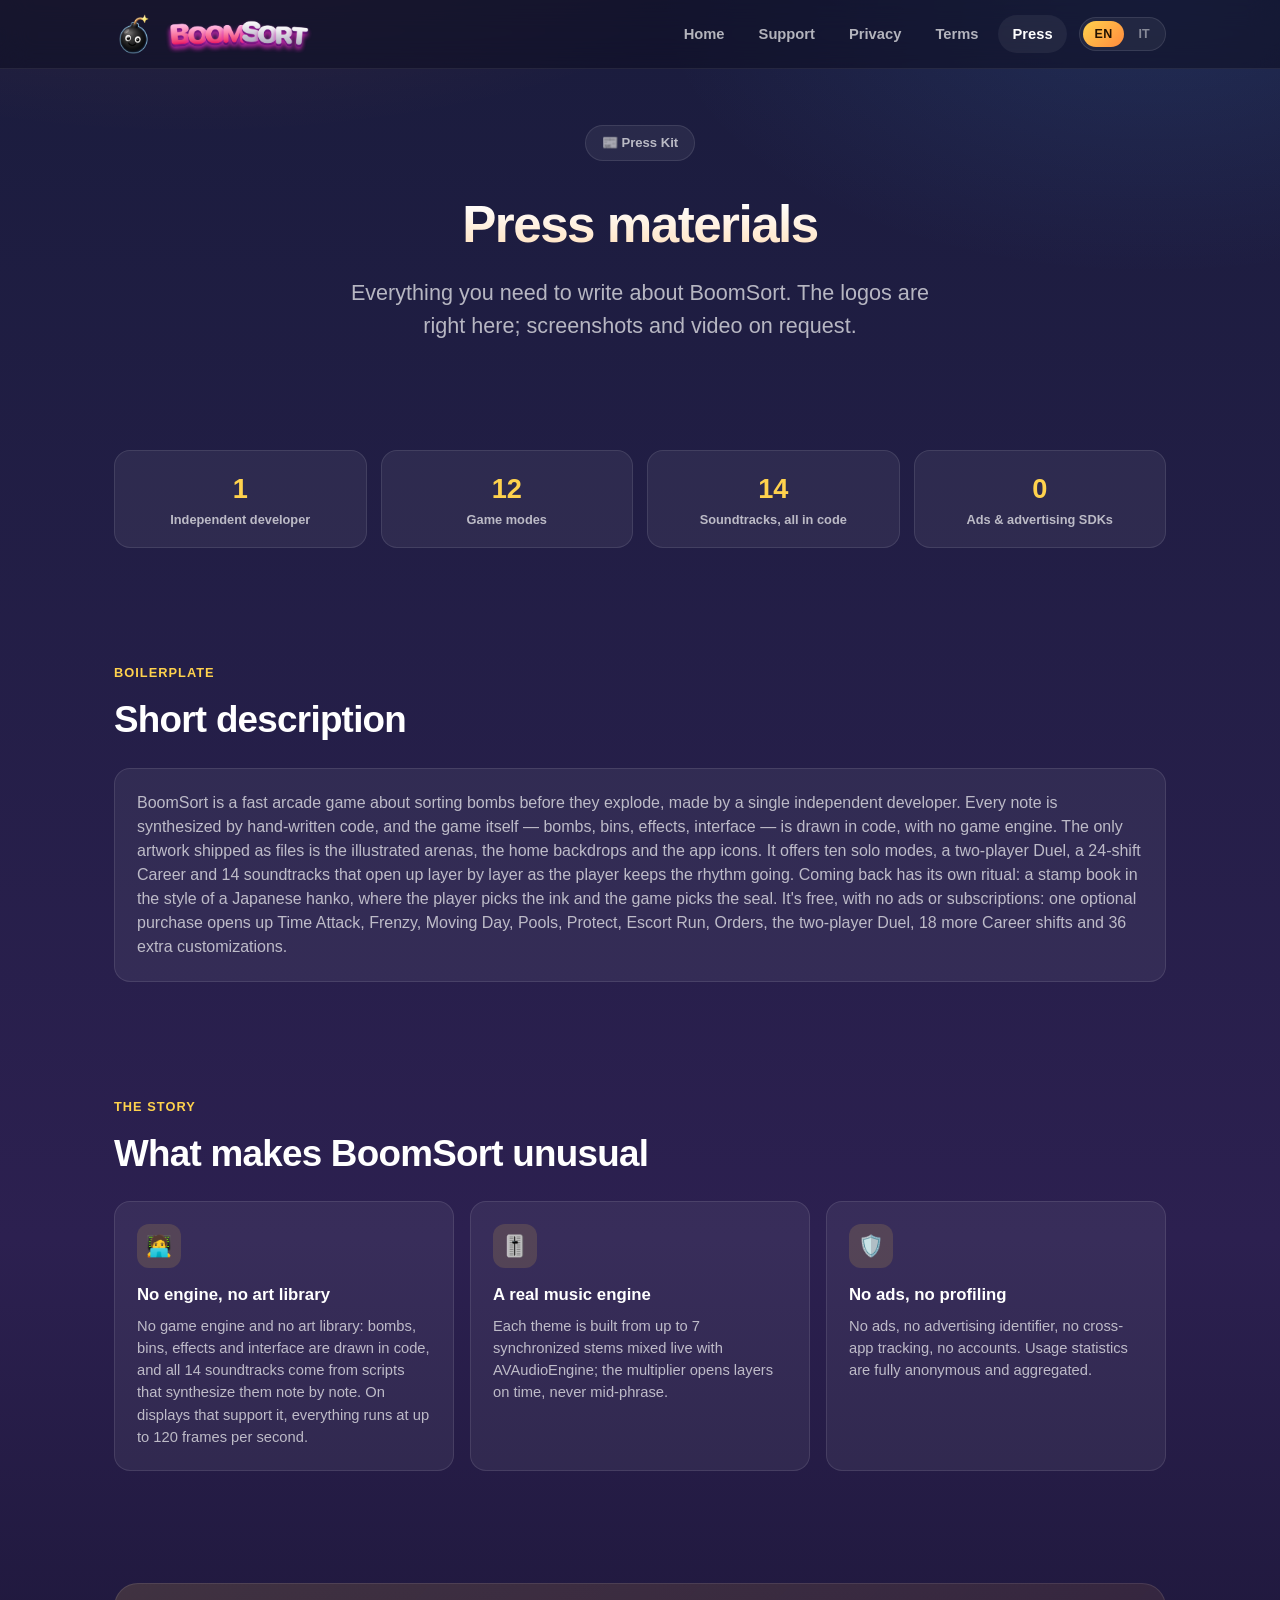
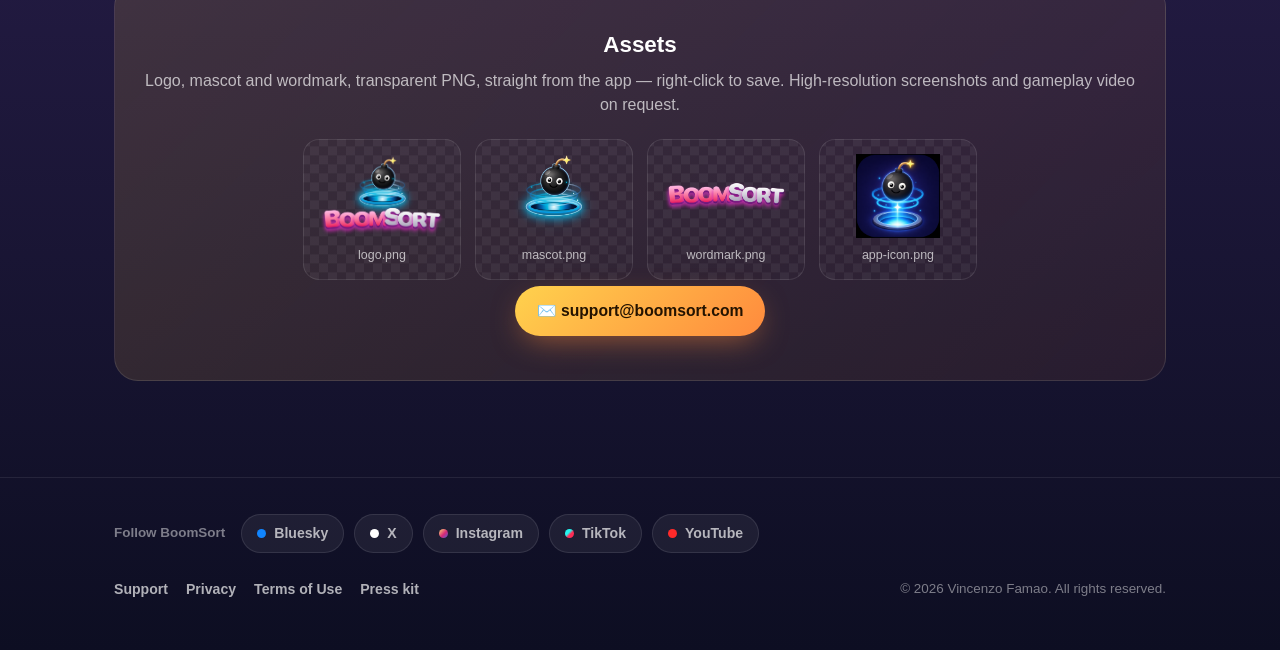
<file: press.html>
<!doctype html>
<html lang="en" data-lang="en">
<head>
<meta charset="utf-8">
<meta name="viewport" content="width=device-width, initial-scale=1">
<meta name="theme-color" content="#1a1c3d">
<title>Press Kit — BoomSort</title>
<meta name="description" content="Press materials for BoomSort: fact sheet, description, contact.">
<link rel="icon" type="image/png" href="assets/favicon.png">
<link rel="apple-touch-icon" href="assets/apple-touch-icon.png">
<meta property="og:type" content="website">
<meta property="og:title" content="BoomSort — Sort the bombs before they blow">
<meta property="og:description" content="A fast, ad-free arcade game: sort bombs into the right bins while a dynamic soundtrack responds to how you play.">
<meta property="og:image" content="https://boomsort.com/assets/social.png">
<meta name="twitter:card" content="summary_large_image">
<link rel="stylesheet" href="styles.css?v=20261020">
</head>
<body>

<nav class="nav">
  <div class="wrap">
    <a class="brand" href="index.html">
      <img class="brand-icon" src="assets/bomba.png" alt="" aria-hidden="true">
      <img class="brand-word" src="assets/wordmark-testata.png" alt="BoomSort">
    </a>
    <div class="navlinks">
      <a href="index.html"><span class="en">Home</span><span class="it">Home</span></a>
      <a href="support.html"><span class="en">Support</span><span class="it">Supporto</span></a>
      <a href="privacy.html">Privacy</a>
      <a href="terms.html"><span class="en">Terms</span><span class="it">Termini</span></a>
      <a href="press.html" class="active">Press</a>
      <div class="langswitch">
        <button class="lang-btn active" data-lang="en" onclick="setSiteLang('en')">EN</button>
        <button class="lang-btn" data-lang="it" onclick="setSiteLang('it')">IT</button>
      </div>
    </div>
  </div>
</nav>

<header class="hero" style="padding:56px 0 20px;">
  <div class="wrap">
    <span class="hero-badge">📰 Press Kit</span>
    <h1 class="en" style="font-size:clamp(2.2rem,5vw,3.2rem);">Press materials</h1>
    <h1 class="it" style="font-size:clamp(2.2rem,5vw,3.2rem);">Materiali per la stampa</h1>
    <p class="tagline en" style="max-width:600px;">Everything you need to write about BoomSort. The logos are right here; screenshots and video on request.</p>
    <p class="tagline it" style="max-width:600px;">Tutto quello che serve per scrivere di BoomSort. I loghi li trovi qui sotto; screenshot e video su richiesta.</p>
  </div>
</header>

<section>
  <div class="wrap">
    <div class="fact-grid">
      <div class="fact"><div class="n">1</div><div class="l en">Independent developer</div><div class="l it">Sviluppatore indipendente</div></div>
      <div class="fact"><div class="n">12</div><div class="l en">Game modes</div><div class="l it">Modalità di gioco</div></div>
      <div class="fact"><div class="n">14</div><div class="l en">Soundtracks, all in code</div><div class="l it">Colonne sonore, tutte in codice</div></div>
      <div class="fact"><div class="n">0</div><div class="l en">Ads &amp; advertising SDKs</div><div class="l it">Pubblicità e SDK pubblicitari</div></div>
    </div>
  </div>
</section>

<section>
  <div class="wrap">
    <div class="section-head" style="text-align:left;margin:0 0 20px;">
      <span class="kicker en">Boilerplate</span>
      <span class="kicker it">Boilerplate</span>
      <h2 class="en">Short description</h2>
      <h2 class="it">Descrizione breve</h2>
    </div>
    <div class="card">
      <p class="en" style="color:var(--muted);font-size:1rem;">BoomSort is a fast arcade game about sorting bombs before they explode, made by a single independent developer. Every note is synthesized by hand-written code, and the game itself — bombs, bins, effects, interface — is drawn in code, with no game engine. The only artwork shipped as files is the illustrated arenas, the home backdrops and the app icons. It offers ten solo modes, a two-player Duel, a 24-shift Career and 14 soundtracks that open up layer by layer as the player keeps the rhythm going. Coming back has its own ritual: a stamp book in the style of a Japanese hanko, where the player picks the ink and the game picks the seal. It's free, with no ads or subscriptions: one optional purchase opens up Time Attack, Frenzy, Moving Day, Pools, Protect, Escort Run, Orders, the two-player Duel, 18 more Career shifts and 36 extra customizations.</p>
      <p class="it" style="color:var(--muted);font-size:1rem;">BoomSort è un arcade veloce in cui si smistano bombe prima che esplodano, firmato da un solo sviluppatore indipendente. Ogni nota è sintetizzata da codice scritto a mano, e il gioco — bombe, bidoni, effetti, interfaccia — è disegnato in codice, senza motore di gioco. Le uniche illustrazioni sono le arene, i fondali della schermata iniziale e le icone dell'app. Offre dieci modalità in solitaria, una Sfida a due, una Carriera di 24 turni e 14 colonne sonore che si aprono strato dopo strato man mano che il giocatore tiene il ritmo. Il ritorno ha un suo rito: un quaderno dei timbri in stile hanko giapponese, dove l'inchiostro lo sceglie il giocatore e il sigillo lo decide il gioco. È gratuito, senza pubblicità né abbonamenti: un unico acquisto opzionale apre A tempo, Frenesia, Trasloco, Piscine, Proteggi, Fuga, Ordini, la Sfida a due, altri 18 turni di Carriera e 36 personalizzazioni in più.</p>
    </div>
  </div>
</section>

<section>
  <div class="wrap">
    <div class="section-head" style="text-align:left;margin:0 0 20px;">
      <span class="kicker en">The story</span>
      <span class="kicker it">La storia</span>
      <h2 class="en">What makes BoomSort unusual</h2>
      <h2 class="it">Cosa rende BoomSort insolito</h2>
    </div>
    <div class="grid">
      <div class="card">
        <div class="icon">🧑‍💻</div>
        <h3 class="en">No engine, no art library</h3>
        <h3 class="it">Nessun motore, nessuna libreria grafica</h3>
        <p class="en">No game engine and no art library: bombs, bins, effects and interface are drawn in code, and all 14 soundtracks come from scripts that synthesize them note by note. On displays that support it, everything runs at up to 120 frames per second.</p>
        <p class="it">Nessun motore di gioco e nessuna libreria grafica: bombe, bidoni, effetti e interfaccia sono disegnati in codice, e tutte e 14 le colonne sonore nascono da script che le sintetizzano nota per nota. Sugli schermi che lo supportano, tutto gira fino a 120 fotogrammi al secondo.</p>
      </div>
      <div class="card">
        <div class="icon">🎚️</div>
        <h3 class="en">A real music engine</h3>
        <h3 class="it">Un motore musicale vero</h3>
        <p class="en">Each theme is built from up to 7 synchronized stems mixed live with AVAudioEngine; the multiplier opens layers on time, never mid-phrase.</p>
        <p class="it">Ogni tema è composto da un massimo di 7 stem sincronizzati, mixati dal vivo con AVAudioEngine: il moltiplicatore apre i layer sempre in battuta, mai a metà frase.</p>
      </div>
      <div class="card">
        <div class="icon">🛡️</div>
        <h3 class="en">No ads, no profiling</h3>
        <h3 class="it">Niente pubblicità, niente profilazione</h3>
        <p class="en">No ads, no advertising identifier, no cross-app tracking, no accounts. Usage statistics are fully anonymous and aggregated.</p>
        <p class="it">Niente pubblicità, niente identificativo pubblicitario, nessun tracciamento fra app, nessun account. Le statistiche d'uso sono completamente anonime e aggregate.</p>
      </div>
    </div>
  </div>
</section>

<section>
  <div class="wrap">
    <div class="contact-box">
      <h3 class="en">Assets</h3>
      <h3 class="it">Materiali</h3>
      <p class="en">Logo, mascot and wordmark, transparent PNG, straight from the app — right-click to save. High-resolution screenshots and gameplay video on request.</p>
      <p class="it">Logo, mascotte e scritta, PNG trasparenti presi direttamente dall'app — tasto destro per salvare. Screenshot in alta risoluzione e video di gameplay su richiesta.</p>
      <div class="asset-row">
        <a class="asset" href="assets/logo.png" download>
          <img src="assets/logo.png" alt="BoomSort logo">
          <span>logo.png</span>
        </a>
        <a class="asset" href="assets/mascotte.png" download>
          <img src="assets/mascotte.png" alt="BoomSort mascot in the portal">
          <span class="en">mascot.png</span><span class="it">mascotte.png</span>
        </a>
        <a class="asset" href="assets/wordmark.png" download>
          <img src="assets/wordmark.png" alt="BoomSort wordmark">
          <span>wordmark.png</span>
        </a>
        <!-- L'icona è il segno che il giocatore tocca sul telefono: in una
             pagina stampa serve quanto il logo, e chi impagina una recensione
             cerca prima quella. -->
        <a class="asset" href="assets/app-icon.png" download>
          <img src="assets/app-icon.png" alt="BoomSort app icon">
          <span class="en">app-icon.png</span><span class="it">icona-app.png</span>
        </a>
      </div>
      <a class="btn btn-primary" href="mailto:support@boomsort.com">✉️ support@boomsort.com</a>
    </div>
  </div>
</section>

<footer>
  <div class="wrap">
    <!-- Social: gli indirizzi sono quelli previsti; togli YouTube finché il canale non esiste. -->
    <nav class="social-links" aria-label="Social">
      <span class="social-label"><span class="en">Follow BoomSort</span><span class="it">Segui BoomSort</span></span>
      <a class="social-pill s-bluesky" href="https://bsky.app/profile/boomsort.bsky.social" rel="me noopener" target="_blank"><i></i>Bluesky</a>
      <a class="social-pill s-x" href="https://x.com/boomsortgame" rel="me noopener" target="_blank"><i></i>X</a>
      <a class="social-pill s-instagram" href="https://www.instagram.com/boomsortgame/" rel="me noopener" target="_blank"><i></i>Instagram</a>
      <a class="social-pill s-tiktok" href="https://www.tiktok.com/@boomsortgame" rel="me noopener" target="_blank"><i></i>TikTok</a>
      <a class="social-pill s-youtube" href="https://www.youtube.com/@boomsortgame" rel="me noopener" target="_blank"><i></i>YouTube</a>
    </nav>
    <div class="footer-inner">
      <div class="footer-links">
        <a href="support.html"><span class="en">Support</span><span class="it">Supporto</span></a>
        <a href="privacy.html">Privacy</a>
        <a href="terms.html"><span class="en">Terms of Use</span><span class="it">Termini d'uso</span></a>
        <a href="press.html">Press kit</a>
      </div>
      <div class="footer-copy">
        <span class="en">© <span id="year-en"></span> Vincenzo Famao. All rights reserved.</span>
        <span class="it">© <span id="year-it"></span> Vincenzo Famao. Tutti i diritti riservati.</span>
      </div>
    </div>
  </div>
</footer>

<script src="lang.js?v=20261020"></script>
<script>
  var y = new Date().getFullYear();
  document.getElementById('year-en').textContent = y;
  document.getElementById('year-it').textContent = y;
</script>
</body>
</html>
</file>
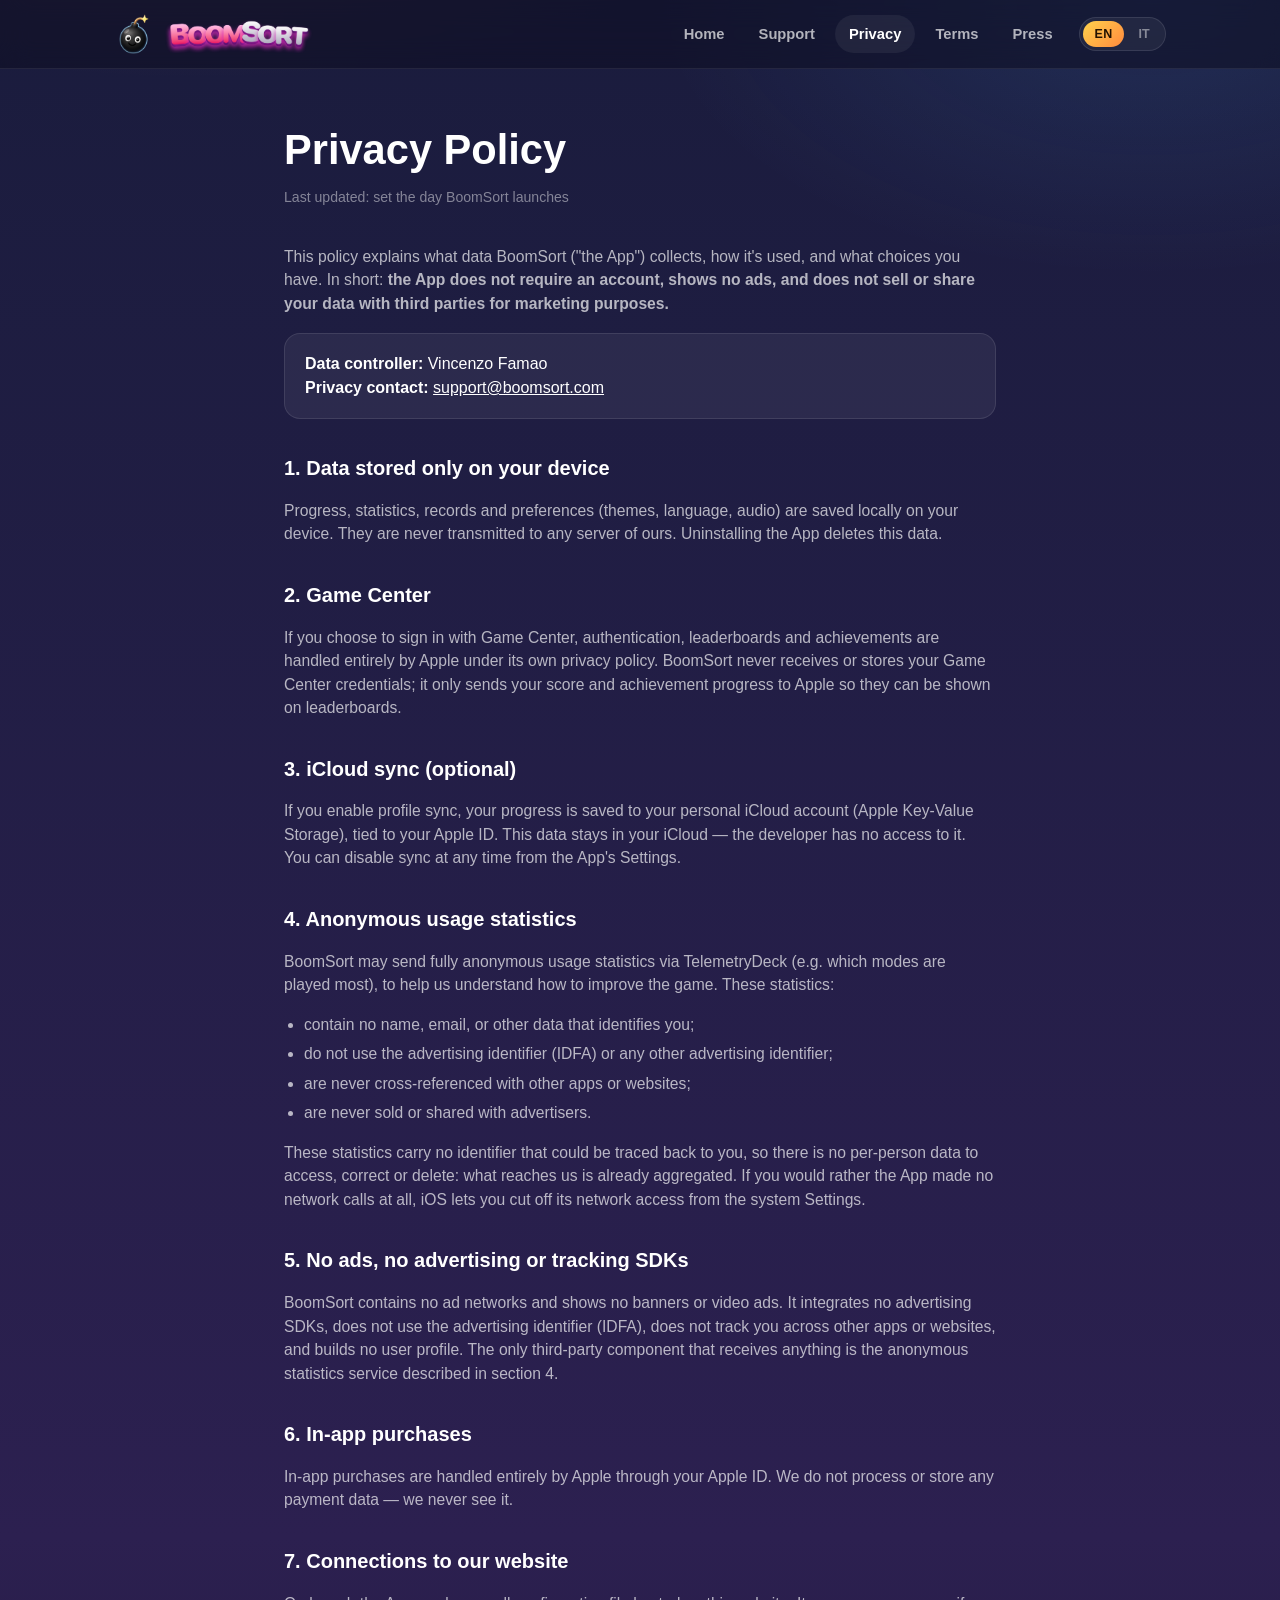
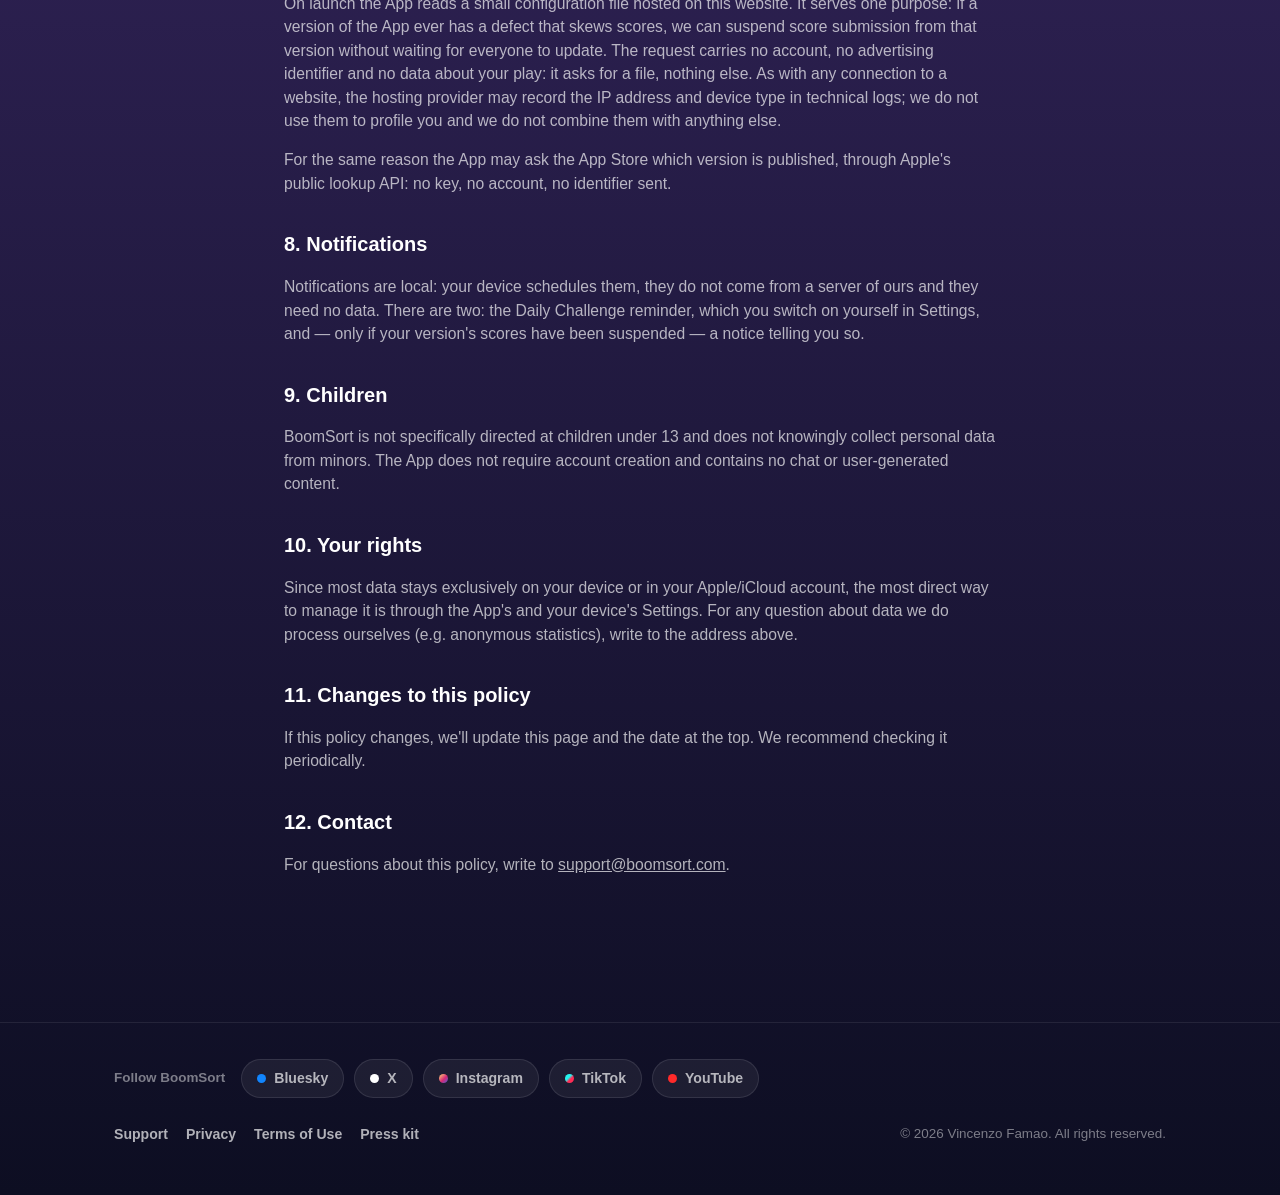
<file: privacy.html>
<!doctype html>
<html lang="en" data-lang="en">
<head>
<meta charset="utf-8">
<meta name="viewport" content="width=device-width, initial-scale=1">
<meta name="theme-color" content="#1a1c3d">
<title>Privacy Policy — BoomSort</title>
<meta name="description" content="BoomSort's privacy policy: what data we collect, how we use it, and how to reach us.">
<link rel="icon" type="image/png" href="assets/favicon.png">
<link rel="apple-touch-icon" href="assets/apple-touch-icon.png">
<meta property="og:type" content="website">
<meta property="og:title" content="BoomSort — Sort the bombs before they blow">
<meta property="og:description" content="A fast, ad-free arcade game: sort bombs into the right bins while a dynamic soundtrack responds to how you play.">
<meta property="og:image" content="https://boomsort.com/assets/social.png">
<meta name="twitter:card" content="summary_large_image">
<link rel="stylesheet" href="styles.css?v=20261020">
</head>
<body>

<nav class="nav">
  <div class="wrap">
    <a class="brand" href="index.html">
      <img class="brand-icon" src="assets/bomba.png" alt="" aria-hidden="true">
      <img class="brand-word" src="assets/wordmark-testata.png" alt="BoomSort">
    </a>
    <div class="navlinks">
      <a href="index.html"><span class="en">Home</span><span class="it">Home</span></a>
      <a href="support.html"><span class="en">Support</span><span class="it">Supporto</span></a>
      <a href="privacy.html" class="active">Privacy</a>
      <a href="terms.html"><span class="en">Terms</span><span class="it">Termini</span></a>
      <a href="press.html">Press</a>
      <div class="langswitch">
        <button class="lang-btn active" data-lang="en" onclick="setSiteLang('en')">EN</button>
        <button class="lang-btn" data-lang="it" onclick="setSiteLang('it')">IT</button>
      </div>
    </div>
  </div>
</nav>

<main class="legal">

<div class="en">
  <h1>Privacy Policy</h1>
  <span class="updated">Last updated: set the day BoomSort launches</span>

  <p>This policy explains what data BoomSort ("the App") collects, how it's used, and what choices you have. In short: <strong>the App does not require an account, shows no ads, and does not sell or share your data with third parties for marketing purposes.</strong></p>

  <div class="callout">
    <strong>Data controller:</strong> Vincenzo Famao<br>
    <strong>Privacy contact:</strong> <a href="mailto:support@boomsort.com">support@boomsort.com</a>
  </div>

  <h2>1. Data stored only on your device</h2>
  <p>Progress, statistics, records and preferences (themes, language, audio) are saved locally on your device. They are never transmitted to any server of ours. Uninstalling the App deletes this data.</p>

  <h2>2. Game Center</h2>
  <p>If you choose to sign in with Game Center, authentication, leaderboards and achievements are handled entirely by Apple under its own privacy policy. BoomSort never receives or stores your Game Center credentials; it only sends your score and achievement progress to Apple so they can be shown on leaderboards.</p>

  <h2>3. iCloud sync (optional)</h2>
  <p>If you enable profile sync, your progress is saved to your personal iCloud account (Apple Key-Value Storage), tied to your Apple ID. This data stays in your iCloud — the developer has no access to it. You can disable sync at any time from the App's Settings.</p>

  <h2>4. Anonymous usage statistics</h2>
  <p>BoomSort may send fully anonymous usage statistics via TelemetryDeck (e.g. which modes are played most), to help us understand how to improve the game. These statistics:</p>
  <ul>
    <li>contain no name, email, or other data that identifies you;</li>
    <li>do not use the advertising identifier (IDFA) or any other advertising identifier;</li>
    <li>are never cross-referenced with other apps or websites;</li>
    <li>are never sold or shared with advertisers.</li>
  </ul>
  <p>These statistics carry no identifier that could be traced back to you, so
  there is no per-person data to access, correct or delete: what reaches us is
  already aggregated. If you would rather the App made no network calls at all,
  iOS lets you cut off its network access from the system Settings.</p>

  <h2>5. No ads, no advertising or tracking SDKs</h2>
  <p>BoomSort contains no ad networks and shows no banners or video ads. It integrates no advertising SDKs, does not use the advertising identifier (IDFA), does not track you across other apps or websites, and builds no user profile. The only third-party component that receives anything is the anonymous statistics service described in section 4.</p>

  <h2>6. In-app purchases</h2>
  <p>In-app purchases are handled entirely by Apple through your Apple ID. We do not process or store any payment data — we never see it.</p>

  <h2>7. Connections to our website</h2>
  <p>On launch the App reads a small configuration file hosted on this website.
  It serves one purpose: if a version of the App ever has a defect that skews
  scores, we can suspend score submission from that version without waiting for
  everyone to update. The request carries no account, no advertising identifier
  and no data about your play: it asks for a file, nothing else. As with any
  connection to a website, the hosting provider may record the IP address and
  device type in technical logs; we do not use them to profile you and we do
  not combine them with anything else.</p>
  <p>For the same reason the App may ask the App Store which version is
  published, through Apple's public lookup API: no key, no account, no
  identifier sent.</p>

  <h2>8. Notifications</h2>
  <p>Notifications are local: your device schedules them, they do not come from
  a server of ours and they need no data. There are two: the Daily Challenge
  reminder, which you switch on yourself in Settings, and — only if your
  version's scores have been suspended — a notice telling you so.</p>

  <h2>9. Children</h2>
  <p>BoomSort is not specifically directed at children under 13 and does not knowingly collect personal data from minors. The App does not require account creation and contains no chat or user-generated content.</p>

  <h2>10. Your rights</h2>
  <p>Since most data stays exclusively on your device or in your Apple/iCloud account, the most direct way to manage it is through the App's and your device's Settings. For any question about data we do process ourselves (e.g. anonymous statistics), write to the address above.</p>

  <h2>11. Changes to this policy</h2>
  <p>If this policy changes, we'll update this page and the date at the top. We recommend checking it periodically.</p>

  <h2>12. Contact</h2>
  <p>For questions about this policy, write to <a href="mailto:support@boomsort.com">support@boomsort.com</a>.</p>
</div>

<div class="it">
  <h1>Informativa sulla privacy</h1>
  <span class="updated">Ultimo aggiornamento: fissato il giorno del lancio di BoomSort</span>

  <p>Questa informativa spiega quali dati BoomSort ("l'App") raccoglie, come vengono usati e quali scelte hai. In breve: <strong>l'App non richiede un account, non mostra pubblicità e non vende né condivide i tuoi dati con terze parti a scopo di marketing.</strong></p>

  <div class="callout">
    <strong>Titolare del trattamento:</strong> Vincenzo Famao<br>
    <strong>Contatto privacy:</strong> <a href="mailto:support@boomsort.com">support@boomsort.com</a>
  </div>

  <h2>1. Dati salvati solo sul tuo dispositivo</h2>
  <p>Progressi, statistiche, record e preferenze (temi, lingua, audio) sono salvati localmente sul tuo dispositivo. Non vengono trasmessi a nessun server nostro. Disinstallando l'App questi dati vengono eliminati.</p>

  <h2>2. Game Center</h2>
  <p>Se scegli di accedere con Game Center, l'autenticazione, le classifiche e gli achievement sono gestiti interamente da Apple secondo la sua informativa privacy. BoomSort non riceve né conserva le tue credenziali Game Center; invia ad Apple solo il punteggio della partita e il progresso degli achievement per mostrarli nelle classifiche.</p>

  <h2>3. Sincronizzazione iCloud (facoltativa)</h2>
  <p>Se attivi la sincronizzazione del profilo, i tuoi progressi vengono salvati nel tuo account iCloud personale (Apple Key-Value Storage), legato al tuo Apple ID. Questi dati restano nel tuo iCloud: lo sviluppatore non vi ha accesso. Puoi disattivare la sincronizzazione in qualsiasi momento dalle Impostazioni dell'App.</p>

  <h2>4. Statistiche d'uso anonime</h2>
  <p>BoomSort può inviare statistiche d'uso completamente anonime tramite TelemetryDeck (es. quali modalità vengono giocate di più), per capire come migliorare il gioco. Queste statistiche:</p>
  <ul>
    <li>non contengono nome, email o altri dati che ti identifichino;</li>
    <li>non usano l'identificativo pubblicitario (IDFA) né altri identificativi pubblicitari;</li>
    <li>non vengono incrociate con altre app o siti web;</li>
    <li>non vengono vendute né condivise con inserzionisti.</li>
  </ul>
  <p>Queste statistiche non contengono alcun identificativo che possa risalire a
  te, quindi non esiste un dato personale da consultare, correggere o
  cancellare: quello che ci arriva è già aggregato. Se preferisci che l'App non
  faccia alcuna chiamata di rete, iOS permette di togliergliene l'accesso dalle
  Impostazioni di sistema.</p>

  <h2>5. Niente pubblicità, nessun SDK pubblicitario o di tracciamento</h2>
  <p>BoomSort non contiene reti pubblicitarie e non mostra banner o video pubblicitari. Non integra SDK pubblicitari, non usa l'identificativo pubblicitario (IDFA), non ti segue su altre app o siti e non costruisce nessun profilo. L'unico componente di terze parti che riceve qualcosa è il servizio di statistiche anonime descritto al punto 4.</p>

  <h2>6. Acquisti in-app</h2>
  <p>Gli acquisti in-app sono gestiti interamente da Apple tramite il tuo Apple ID. Non elaboriamo né conserviamo dati di pagamento: non li vediamo mai.</p>

  <h2>7. Connessioni al nostro sito</h2>
  <p>All'avvio l'App legge un piccolo file di configurazione ospitato su questo
  sito. Serve a una cosa sola: se una versione dell'App dovesse avere un difetto
  che falsa i punteggi, possiamo sospendere l'invio dei punteggi da quella
  versione senza aspettare che tutti aggiornino. La richiesta non contiene
  account, identificativi pubblicitari né dati sul tuo gioco: chiede un file e
  basta. Come ogni collegamento a un sito, il fornitore dell'hosting può
  registrare l'indirizzo IP e il tipo di dispositivo nei log tecnici; noi non
  li usiamo per profilarti e non li incrociamo con altro.</p>
  <p>Per lo stesso motivo l'App può chiedere all'App Store quale versione è
  pubblicata, tramite l'API pubblica di Apple: nessuna chiave, nessun account,
  nessun identificativo inviato.</p>

  <h2>8. Notifiche</h2>
  <p>Le notifiche sono locali: le programma il tuo dispositivo, non arrivano da
  un nostro server e non richiedono alcun dato. Sono due: il promemoria della
  Sfida del giorno, che accendi tu dalle Impostazioni, e — solo se i punteggi
  della tua versione sono stati sospesi — un avviso che te lo dice.</p>

  <h2>9. Minori</h2>
  <p>BoomSort non è rivolta specificamente a bambini sotto i 13 anni e non raccoglie consapevolmente dati personali da minori. L'App non richiede la creazione di un account e non contiene chat o contenuti generati dagli utenti.</p>

  <h2>10. I tuoi diritti</h2>
  <p>Poiché la maggior parte dei dati resta esclusivamente sul tuo dispositivo o nel tuo account Apple/iCloud, il modo più diretto per gestirli è tramite le Impostazioni dell'App e del tuo dispositivo. Per qualsiasi domanda sui dati trattati da noi (es. le statistiche anonime), scrivici all'indirizzo sopra.</p>

  <h2>11. Modifiche a questa informativa</h2>
  <p>Se questa informativa cambierà, aggiorneremo questa pagina e la data in cima. Ti invitiamo a consultarla periodicamente.</p>

  <h2>12. Contatti</h2>
  <p>Per domande su questa informativa, scrivi a <a href="mailto:support@boomsort.com">support@boomsort.com</a>.</p>
</div>

</main>

<footer>
  <div class="wrap">
    <!-- Social: gli indirizzi sono quelli previsti; togli YouTube finché il canale non esiste. -->
    <nav class="social-links" aria-label="Social">
      <span class="social-label"><span class="en">Follow BoomSort</span><span class="it">Segui BoomSort</span></span>
      <a class="social-pill s-bluesky" href="https://bsky.app/profile/boomsort.bsky.social" rel="me noopener" target="_blank"><i></i>Bluesky</a>
      <a class="social-pill s-x" href="https://x.com/boomsortgame" rel="me noopener" target="_blank"><i></i>X</a>
      <a class="social-pill s-instagram" href="https://www.instagram.com/boomsortgame/" rel="me noopener" target="_blank"><i></i>Instagram</a>
      <a class="social-pill s-tiktok" href="https://www.tiktok.com/@boomsortgame" rel="me noopener" target="_blank"><i></i>TikTok</a>
      <a class="social-pill s-youtube" href="https://www.youtube.com/@boomsortgame" rel="me noopener" target="_blank"><i></i>YouTube</a>
    </nav>
    <div class="footer-inner">
      <div class="footer-links">
        <a href="support.html"><span class="en">Support</span><span class="it">Supporto</span></a>
        <a href="privacy.html">Privacy</a>
        <a href="terms.html"><span class="en">Terms of Use</span><span class="it">Termini d'uso</span></a>
        <a href="press.html">Press kit</a>
      </div>
      <div class="footer-copy">
        <span class="en">© <span id="year-en"></span> Vincenzo Famao. All rights reserved.</span>
        <span class="it">© <span id="year-it"></span> Vincenzo Famao. Tutti i diritti riservati.</span>
      </div>
    </div>
  </div>
</footer>

<script src="lang.js?v=20261020"></script>
<script>
  var y = new Date().getFullYear();
  document.getElementById('year-en').textContent = y;
  document.getElementById('year-it').textContent = y;
</script>
</body>
</html>
</file>
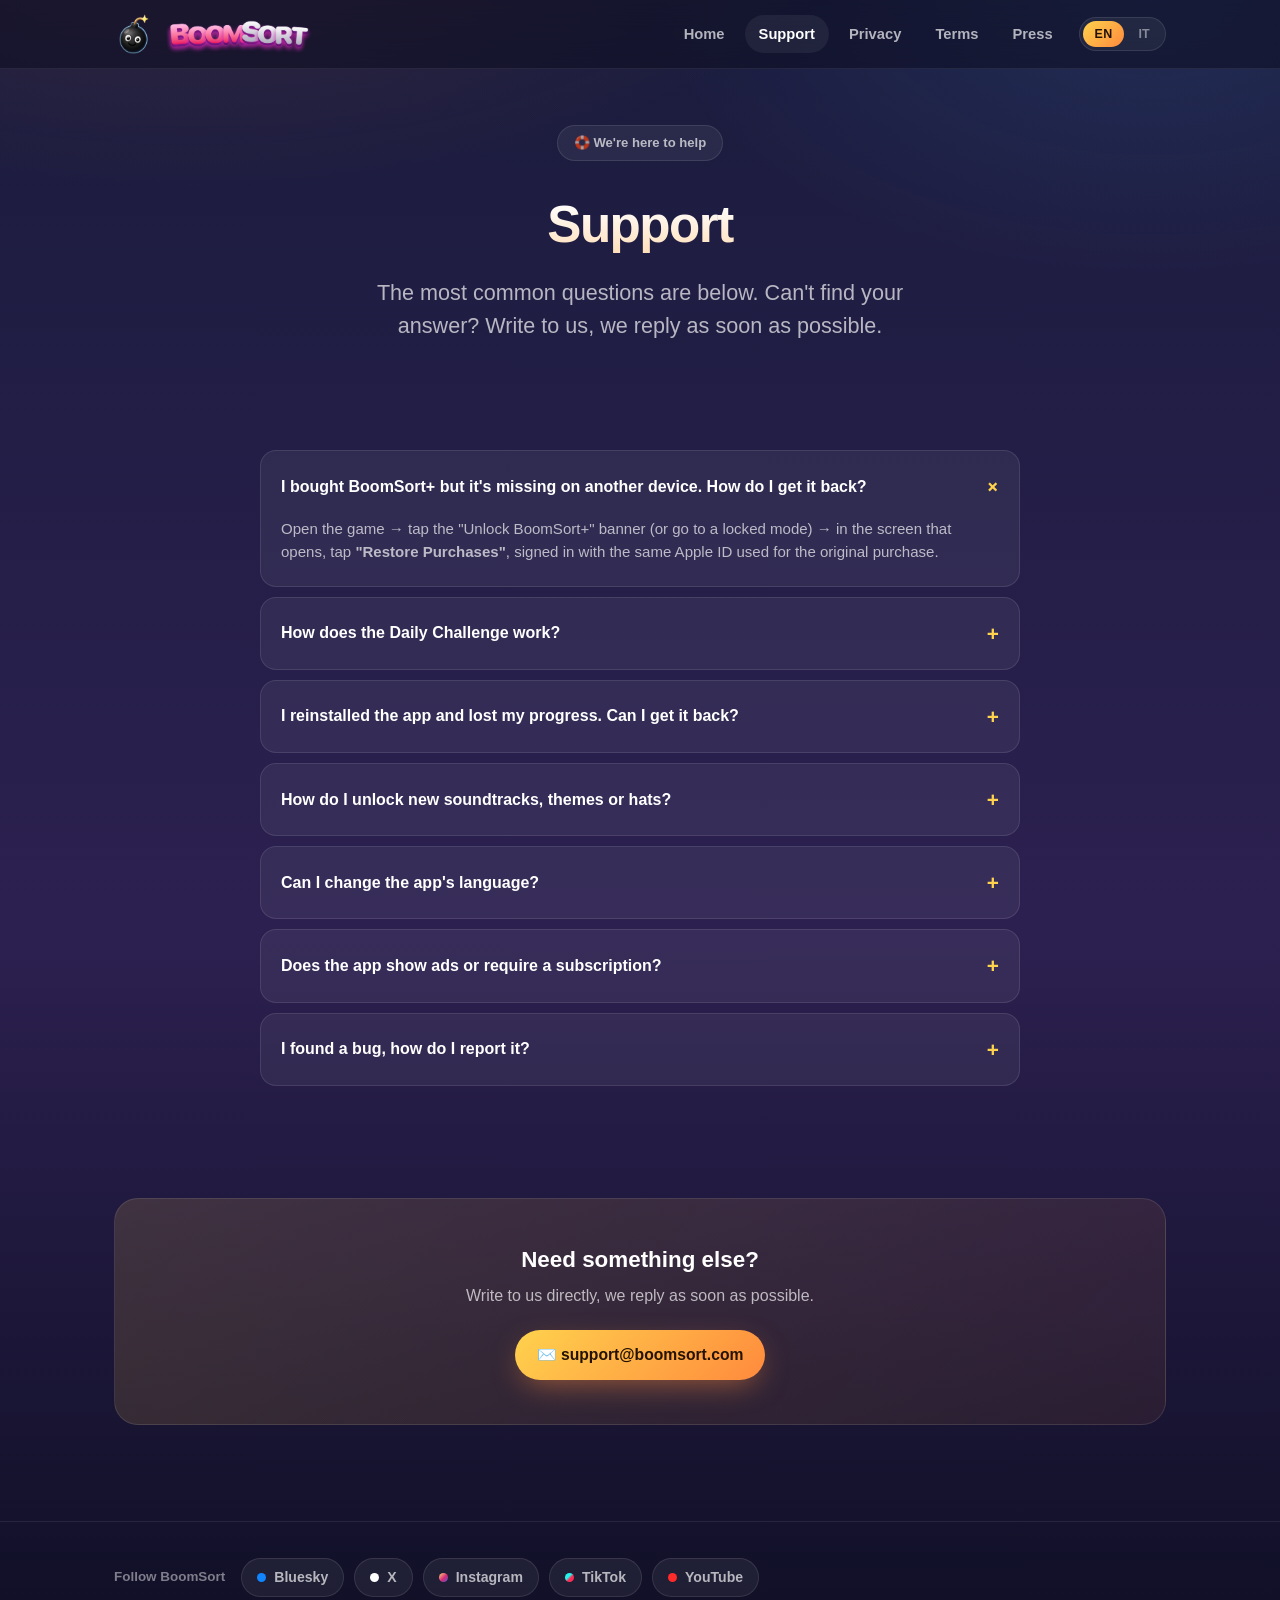
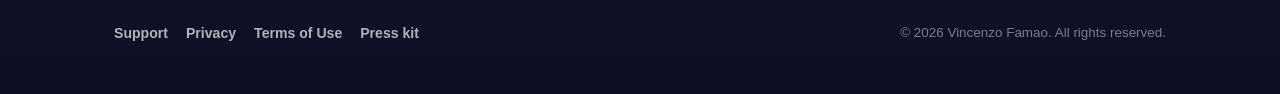
<file: support.html>
<!doctype html>
<html lang="en" data-lang="en">
<head>
<meta charset="utf-8">
<meta name="viewport" content="width=device-width, initial-scale=1">
<meta name="theme-color" content="#1a1c3d">
<title>Support — BoomSort</title>
<meta name="description" content="Frequently asked questions and support for BoomSort.">
<link rel="icon" type="image/png" href="assets/favicon.png">
<link rel="apple-touch-icon" href="assets/apple-touch-icon.png">
<meta property="og:type" content="website">
<meta property="og:title" content="BoomSort — Sort the bombs before they blow">
<meta property="og:description" content="A fast, ad-free arcade game: sort bombs into the right bins while a dynamic soundtrack responds to how you play.">
<meta property="og:image" content="https://boomsort.com/assets/social.png">
<meta name="twitter:card" content="summary_large_image">
<link rel="stylesheet" href="styles.css?v=20261020">
</head>
<body>

<nav class="nav">
  <div class="wrap">
    <a class="brand" href="index.html">
      <img class="brand-icon" src="assets/bomba.png" alt="" aria-hidden="true">
      <img class="brand-word" src="assets/wordmark-testata.png" alt="BoomSort">
    </a>
    <div class="navlinks">
      <a href="index.html"><span class="en">Home</span><span class="it">Home</span></a>
      <a href="support.html" class="active"><span class="en">Support</span><span class="it">Supporto</span></a>
      <a href="privacy.html">Privacy</a>
      <a href="terms.html"><span class="en">Terms</span><span class="it">Termini</span></a>
      <a href="press.html">Press</a>
      <div class="langswitch">
        <button class="lang-btn active" data-lang="en" onclick="setSiteLang('en')">EN</button>
        <button class="lang-btn" data-lang="it" onclick="setSiteLang('it')">IT</button>
      </div>
    </div>
  </div>
</nav>

<header class="hero" style="padding:56px 0 20px;">
  <div class="wrap">
    <span class="hero-badge en">🛟 We're here to help</span>
    <span class="hero-badge it">🛟 Siamo qui per aiutare</span>
    <h1 class="en" style="font-size:clamp(2.2rem,5vw,3.2rem);">Support</h1>
    <h1 class="it" style="font-size:clamp(2.2rem,5vw,3.2rem);">Supporto</h1>
    <p class="tagline en" style="max-width:560px;">The most common questions are below. Can't find your answer? Write to us, we reply as soon as possible.</p>
    <p class="tagline it" style="max-width:560px;">Qui sotto le domande più frequenti. Se non trovi la tua risposta, scrivici: rispondiamo il prima possibile.</p>
  </div>
</header>

<section>
  <div class="wrap">
    <div class="faq en">
      <details class="faq-item" open>
        <summary>I bought BoomSort+ but it's missing on another device. How do I get it back?</summary>
        <p>Open the game → tap the "Unlock BoomSort+" banner (or go to a locked mode) → in the screen that opens, tap <strong>"Restore Purchases"</strong>, signed in with the same Apple ID used for the original purchase.</p>
      </details>
      <details class="faq-item">
        <summary>How does the Daily Challenge work?</summary>
        <p>Every day, every player in the world faces the exact same waves of bombs. You get one attempt per day; your score goes on a dedicated Game Center leaderboard that resets at midnight UTC — the same instant for everyone, wherever you are.</p>
      </details>
      <details class="faq-item">
        <summary>I reinstalled the app and lost my progress. Can I get it back?</summary>
        <p>By default, progress stays on the device. If you had enabled iCloud sync in Settings before uninstalling, reinstalling and signing in with the same Apple ID should bring your progress back automatically. Without sync enabled, local data unfortunately cannot be recovered.</p>
      </details>
      <details class="faq-item">
        <summary>How do I unlock new soundtracks, themes or hats?</summary>
        <p>Playing earns you XP; back in the home screen you can "collect" it (the yellow "+XP to collect" chip). Leveling up automatically unlocks new themes, backdrops, hats and soundtracks, browsable in the Collection and the Museum.</p>
      </details>
      <details class="faq-item">
        <summary>Can I change the app's language?</summary>
        <p>Yes: Settings → Language. BoomSort speaks Italian, English, French, Spanish, German, Japanese and Brazilian Portuguese, or it can simply follow your system language.</p>
      </details>
      <details class="faq-item">
        <summary>Does the app show ads or require a subscription?</summary>
        <p>No. No ads, no subscriptions, no advertising identifier and no tracking from one app to another: the only thing that leaves your device is anonymous, aggregated usage statistics, which carry no identifier that could be traced back to you. If you would rather the app made no network calls at all, iOS lets you cut off its network access from the system Settings. The one purchase available is BoomSort+, paid once, which opens up the additional modes.</p>
      </details>
      <details class="faq-item">
        <summary>I found a bug, how do I report it?</summary>
        <p>Write to us at the address below with: your iPhone/iPad model, iOS version, game mode, and — if possible — steps to reproduce the issue. A screenshot or a short video helps enormously.</p>
      </details>
    </div>

    <div class="faq it">
      <details class="faq-item" open>
        <summary>Ho comprato BoomSort+ ma su un altro dispositivo non risulta. Come lo recupero?</summary>
        <p>Apri il gioco → tocca il banner "Sblocca BoomSort+" (o vai su una modalità bloccata) → nella schermata che si apre tocca <strong>"Ripristina acquisti"</strong>, accedendo con lo stesso Apple ID usato per l'acquisto originale.</p>
      </details>
      <details class="faq-item">
        <summary>Come funziona la Sfida del giorno?</summary>
        <p>Ogni giorno tutti i giocatori del mondo affrontano esattamente le stesse onde di bombe. Hai un solo tentativo al giorno; il tuo punteggio finisce in una classifica Game Center dedicata che si azzera a mezzanotte UTC: lo stesso istante per tutti, in qualunque fuso.</p>
      </details>
      <details class="faq-item">
        <summary>Ho reinstallato l'app e ho perso i progressi. Si può recuperare?</summary>
        <p>Di base i progressi restano sul dispositivo. Se prima di disinstallare avevi attivato la sincronizzazione iCloud dalle Impostazioni, ti basta reinstallare e accedere con lo stesso Apple ID: dovrebbero tornare da soli. Se invece la sincronizzazione era spenta, i dati locali purtroppo non si recuperano.</p>
      </details>
      <details class="faq-item">
        <summary>Come sblocco nuove colonne sonore, temi o cappelli?</summary>
        <p>Giocando accumuli XP, che poi riscuoti tornando in home: è il chip giallo "+XP da raccogliere". Ogni livello che sali apre da solo nuovi temi, sfondi, cappelli e colonne sonore, che trovi raccolti in Collezione e nel Museo.</p>
      </details>
      <details class="faq-item">
        <summary>Posso cambiare la lingua dell'app?</summary>
        <p>Sì: Impostazioni → Lingua. BoomSort parla italiano, inglese, francese, spagnolo, tedesco, giapponese e portoghese brasiliano, oppure può semplicemente seguire la lingua di sistema.</p>
      </details>
      <details class="faq-item">
        <summary>L'app mostra pubblicità o richiede un abbonamento?</summary>
        <p>No. Niente pubblicità, niente abbonamenti, nessun identificativo pubblicitario e nessun tracciamento fra un'app e l'altra: partono solo statistiche d'uso anonime e aggregate, che non contengono alcun identificativo che possa risalire a te. Se preferisci che l'app non faccia proprio nessuna chiamata di rete, iOS permette di togliergliene l'accesso dalle Impostazioni di sistema. L'unico acquisto possibile è BoomSort+, una tantum, che apre le modalità aggiuntive.</p>
      </details>
      <details class="faq-item">
        <summary>Ho trovato un bug, come lo segnalo?</summary>
        <p>Scrivici all'indirizzo qui sotto e indica il modello di iPhone o iPad, la versione di iOS, la modalità in cui stavi giocando e, se riesci, i passaggi per far ricomparire il problema. Uno screenshot o un breve video aiutano moltissimo.</p>
      </details>
    </div>
  </div>
</section>

<section>
  <div class="wrap">
    <div class="contact-box">
      <h3 class="en">Need something else?</h3>
      <h3 class="it">Serve altro?</h3>
      <p class="en">Write to us directly, we reply as soon as possible.</p>
      <p class="it">Scrivici direttamente, rispondiamo il prima possibile.</p>
      <a class="btn btn-primary" href="mailto:support@boomsort.com">✉️ support@boomsort.com</a>
    </div>
  </div>
</section>

<footer>
  <div class="wrap">
    <!-- Social: gli indirizzi sono quelli previsti; togli YouTube finché il canale non esiste. -->
    <nav class="social-links" aria-label="Social">
      <span class="social-label"><span class="en">Follow BoomSort</span><span class="it">Segui BoomSort</span></span>
      <a class="social-pill s-bluesky" href="https://bsky.app/profile/boomsort.bsky.social" rel="me noopener" target="_blank"><i></i>Bluesky</a>
      <a class="social-pill s-x" href="https://x.com/boomsortgame" rel="me noopener" target="_blank"><i></i>X</a>
      <a class="social-pill s-instagram" href="https://www.instagram.com/boomsortgame/" rel="me noopener" target="_blank"><i></i>Instagram</a>
      <a class="social-pill s-tiktok" href="https://www.tiktok.com/@boomsortgame" rel="me noopener" target="_blank"><i></i>TikTok</a>
      <a class="social-pill s-youtube" href="https://www.youtube.com/@boomsortgame" rel="me noopener" target="_blank"><i></i>YouTube</a>
    </nav>
    <div class="footer-inner">
      <div class="footer-links">
        <a href="support.html"><span class="en">Support</span><span class="it">Supporto</span></a>
        <a href="privacy.html">Privacy</a>
        <a href="terms.html"><span class="en">Terms of Use</span><span class="it">Termini d'uso</span></a>
        <a href="press.html">Press kit</a>
      </div>
      <div class="footer-copy">
        <span class="en">© <span id="year-en"></span> Vincenzo Famao. All rights reserved.</span>
        <span class="it">© <span id="year-it"></span> Vincenzo Famao. Tutti i diritti riservati.</span>
      </div>
    </div>
  </div>
</footer>

<script src="lang.js?v=20261020"></script>
<script>
  var y = new Date().getFullYear();
  document.getElementById('year-en').textContent = y;
  document.getElementById('year-it').textContent = y;
</script>
</body>
</html>
</file>
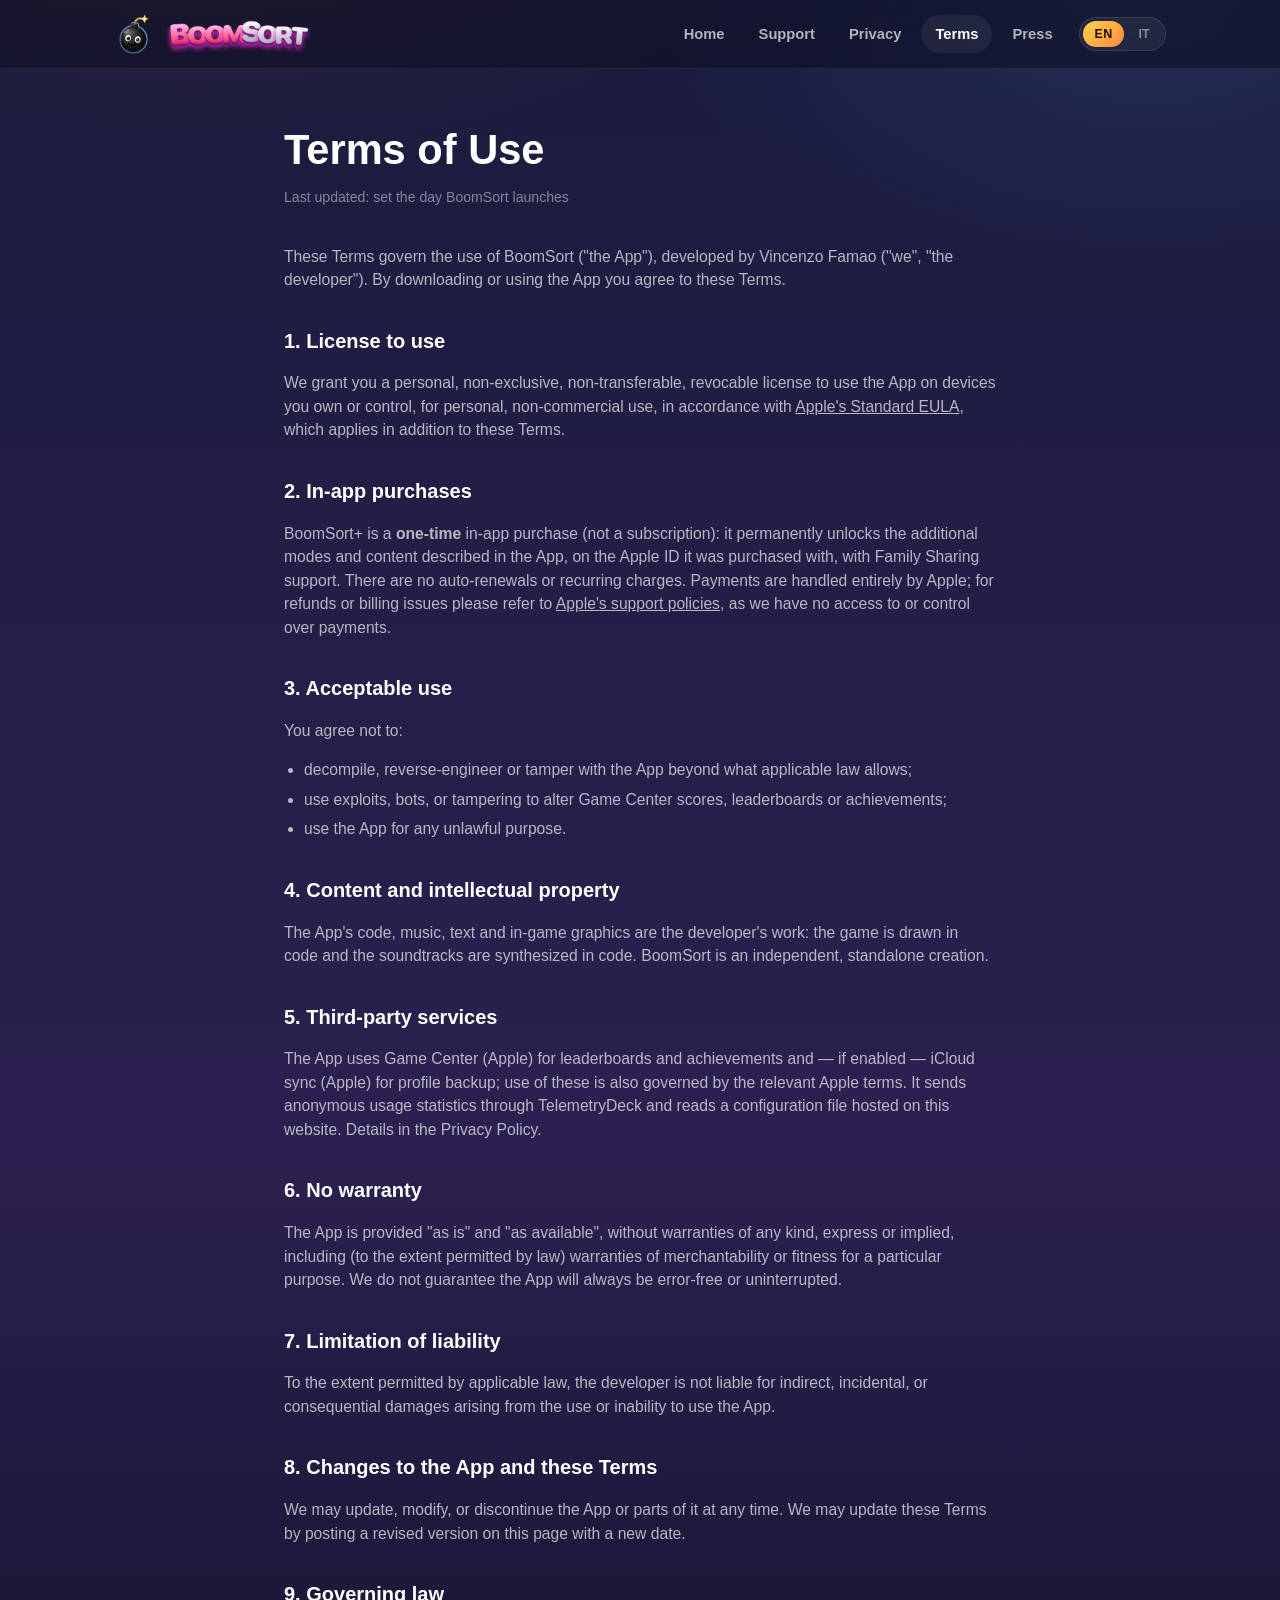
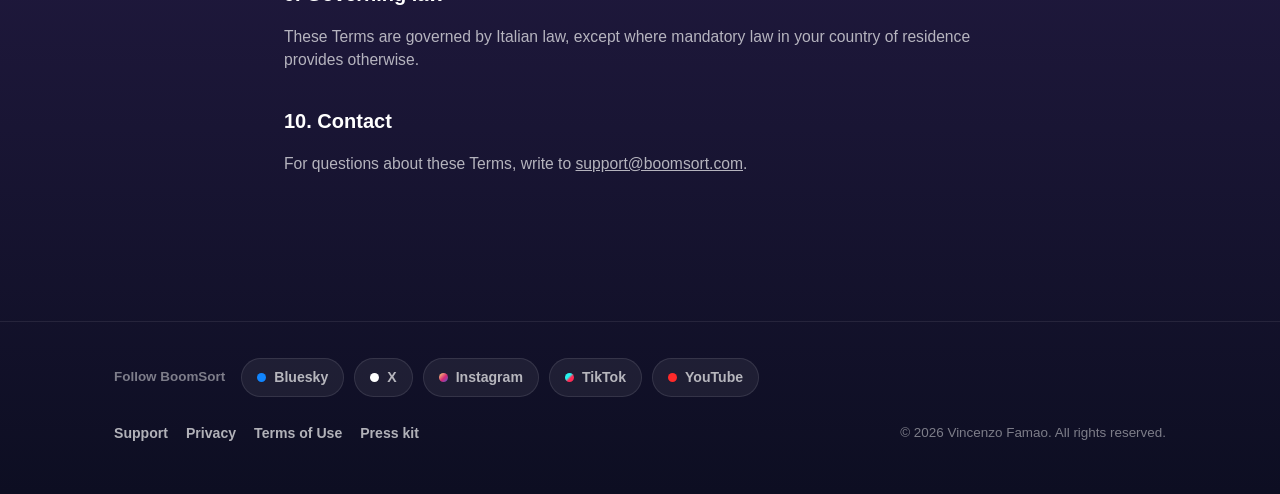
<file: terms.html>
<!doctype html>
<html lang="en" data-lang="en">
<head>
<meta charset="utf-8">
<meta name="viewport" content="width=device-width, initial-scale=1">
<meta name="theme-color" content="#1a1c3d">
<title>Terms of Use — BoomSort</title>
<meta name="description" content="Terms and conditions for using BoomSort.">
<link rel="icon" type="image/png" href="assets/favicon.png">
<link rel="apple-touch-icon" href="assets/apple-touch-icon.png">
<meta property="og:type" content="website">
<meta property="og:title" content="BoomSort — Sort the bombs before they blow">
<meta property="og:description" content="A fast, ad-free arcade game: sort bombs into the right bins while a dynamic soundtrack responds to how you play.">
<meta property="og:image" content="https://boomsort.com/assets/social.png">
<meta name="twitter:card" content="summary_large_image">
<link rel="stylesheet" href="styles.css?v=20261020">
</head>
<body>

<nav class="nav">
  <div class="wrap">
    <a class="brand" href="index.html">
      <img class="brand-icon" src="assets/bomba.png" alt="" aria-hidden="true">
      <img class="brand-word" src="assets/wordmark-testata.png" alt="BoomSort">
    </a>
    <div class="navlinks">
      <a href="index.html"><span class="en">Home</span><span class="it">Home</span></a>
      <a href="support.html"><span class="en">Support</span><span class="it">Supporto</span></a>
      <a href="privacy.html">Privacy</a>
      <a href="terms.html" class="active"><span class="en">Terms</span><span class="it">Termini</span></a>
      <a href="press.html">Press</a>
      <div class="langswitch">
        <button class="lang-btn active" data-lang="en" onclick="setSiteLang('en')">EN</button>
        <button class="lang-btn" data-lang="it" onclick="setSiteLang('it')">IT</button>
      </div>
    </div>
  </div>
</nav>

<main class="legal">

<div class="en">
  <h1>Terms of Use</h1>
  <span class="updated">Last updated: set the day BoomSort launches</span>

  <p>These Terms govern the use of BoomSort ("the App"), developed by Vincenzo Famao ("we", "the developer"). By downloading or using the App you agree to these Terms.</p>

  <h2>1. License to use</h2>
  <p>We grant you a personal, non-exclusive, non-transferable, revocable license to use the App on devices you own or control, for personal, non-commercial use, in accordance with <a href="https://www.apple.com/legal/internet-services/itunes/dev/stdeula/" target="_blank" rel="noopener">Apple's Standard EULA</a>, which applies in addition to these Terms.</p>

  <h2>2. In-app purchases</h2>
  <p>BoomSort+ is a <strong>one-time</strong> in-app purchase (not a subscription): it permanently unlocks the additional modes and content described in the App, on the Apple ID it was purchased with, with Family Sharing support. There are no auto-renewals or recurring charges. Payments are handled entirely by Apple; for refunds or billing issues please refer to <a href="https://support.apple.com/en-us/HT204084" target="_blank" rel="noopener">Apple's support policies</a>, as we have no access to or control over payments.</p>

  <h2>3. Acceptable use</h2>
  <p>You agree not to:</p>
  <ul>
    <li>decompile, reverse-engineer or tamper with the App beyond what applicable law allows;</li>
    <li>use exploits, bots, or tampering to alter Game Center scores, leaderboards or achievements;</li>
    <li>use the App for any unlawful purpose.</li>
  </ul>

  <h2>4. Content and intellectual property</h2>
  <p>The App's code, music, text and in-game graphics are the developer's work: the game is drawn in code and the soundtracks are synthesized in code. BoomSort is an independent, standalone creation.</p>

  <h2>5. Third-party services</h2>
  <p>The App uses Game Center (Apple) for leaderboards and achievements and — if enabled — iCloud sync (Apple) for profile backup; use of these is also governed by the relevant Apple terms. It sends anonymous usage statistics through TelemetryDeck and reads a configuration file hosted on this website. Details in the Privacy Policy.</p>

  <h2>6. No warranty</h2>
  <p>The App is provided "as is" and "as available", without warranties of any kind, express or implied, including (to the extent permitted by law) warranties of merchantability or fitness for a particular purpose. We do not guarantee the App will always be error-free or uninterrupted.</p>

  <h2>7. Limitation of liability</h2>
  <p>To the extent permitted by applicable law, the developer is not liable for indirect, incidental, or consequential damages arising from the use or inability to use the App.</p>

  <h2>8. Changes to the App and these Terms</h2>
  <p>We may update, modify, or discontinue the App or parts of it at any time. We may update these Terms by posting a revised version on this page with a new date.</p>

  <h2>9. Governing law</h2>
  <p>These Terms are governed by Italian law, except where mandatory law in your country of residence provides otherwise.</p>

  <h2>10. Contact</h2>
  <p>For questions about these Terms, write to <a href="mailto:support@boomsort.com">support@boomsort.com</a>.</p>
</div>

<div class="it">
  <h1>Termini d'uso</h1>
  <span class="updated">Ultimo aggiornamento: fissato il giorno del lancio di BoomSort</span>

  <p>Questi Termini regolano l'uso di BoomSort ("l'App"), sviluppata da Vincenzo Famao ("noi", "lo sviluppatore"). Scaricando o usando l'App accetti questi Termini.</p>

  <h2>1. Licenza d'uso</h2>
  <p>Ti concediamo una licenza personale, non esclusiva, non trasferibile e revocabile per usare l'App su dispositivi che possiedi o controlli, per uso personale e non commerciale, in conformità ai <a href="https://www.apple.com/legal/internet-services/itunes/dev/stdeula/" target="_blank" rel="noopener">Termini standard di licenza per le app (EULA) di Apple</a>, che si applicano in aggiunta a questi Termini.</p>

  <h2>2. Acquisti in-app</h2>
  <p>BoomSort+ è un acquisto in-app <strong>una tantum</strong> (non un abbonamento): sblocca in modo permanente le modalità e i contenuti aggiuntivi descritti in-app, sull'Apple ID con cui è stato acquistato, con supporto a Condivisione in famiglia. Non ci sono rinnovi automatici né addebiti ricorrenti. I pagamenti sono gestiti interamente da Apple; per rimborsi o problemi di fatturazione fai riferimento alle <a href="https://support.apple.com/it-it/HT204084" target="_blank" rel="noopener">policy di supporto Apple</a>, poiché non abbiamo accesso né controllo sui pagamenti.</p>

  <h2>3. Uso corretto</h2>
  <p>Accetti di non:</p>
  <ul>
    <li>decompilare, decodificare o manomettere l'App oltre quanto consentito dalla legge applicabile;</li>
    <li>usare exploit, bot o manomissioni per alterare punteggi, classifiche o achievement di Game Center;</li>
    <li>usare l'App per scopi illegali.</li>
  </ul>

  <h2>4. Contenuti e proprietà intellettuale</h2>
  <p>Codice, musica, testi e grafica dell'App sono opera dello sviluppatore. BoomSort è un'opera indipendente e autonoma, non affiliata né sostenuta da terze parti.</p>

  <h2>5. Servizi di terze parti</h2>
  <p>L'App usa Game Center (Apple) per classifiche e achievement e — se attivata — la sincronizzazione iCloud (Apple) per il backup del profilo; l'uso di questi è regolato anche dai termini Apple relativi. Invia statistiche d'uso anonime tramite TelemetryDeck e legge un file di configurazione ospitato su questo sito. I dettagli sono nell'informativa privacy.</p>

  <h2>6. Assenza di garanzia</h2>
  <p>L'App è fornita "così com'è" e "come disponibile", senza garanzie di alcun tipo, esplicite o implicite, incluse (nei limiti consentiti dalla legge) garanzie di commerciabilità o idoneità per uno scopo particolare. Non garantiamo che l'App sia sempre priva di errori o interruzioni.</p>

  <h2>7. Limitazione di responsabilità</h2>
  <p>Nei limiti consentiti dalla legge applicabile, lo sviluppatore non è responsabile per danni indiretti, incidentali o consequenziali derivanti dall'uso o dall'impossibilità di usare l'App.</p>

  <h2>8. Modifiche all'App e ai Termini</h2>
  <p>Possiamo aggiornare, modificare o interrompere l'App o parti di essa in qualsiasi momento. Possiamo aggiornare questi Termini pubblicando la versione rivista su questa pagina con una nuova data.</p>

  <h2>9. Legge applicabile</h2>
  <p>Questi Termini sono regolati dalla legge italiana, salvo diversa disposizione inderogabile di legge applicabile nel tuo paese di residenza.</p>

  <h2>10. Contatti</h2>
  <p>Per domande su questi Termini, scrivi a <a href="mailto:support@boomsort.com">support@boomsort.com</a>.</p>
</div>

</main>

<footer>
  <div class="wrap">
    <!-- Social: gli indirizzi sono quelli previsti; togli YouTube finché il canale non esiste. -->
    <nav class="social-links" aria-label="Social">
      <span class="social-label"><span class="en">Follow BoomSort</span><span class="it">Segui BoomSort</span></span>
      <a class="social-pill s-bluesky" href="https://bsky.app/profile/boomsort.bsky.social" rel="me noopener" target="_blank"><i></i>Bluesky</a>
      <a class="social-pill s-x" href="https://x.com/boomsortgame" rel="me noopener" target="_blank"><i></i>X</a>
      <a class="social-pill s-instagram" href="https://www.instagram.com/boomsortgame/" rel="me noopener" target="_blank"><i></i>Instagram</a>
      <a class="social-pill s-tiktok" href="https://www.tiktok.com/@boomsortgame" rel="me noopener" target="_blank"><i></i>TikTok</a>
      <a class="social-pill s-youtube" href="https://www.youtube.com/@boomsortgame" rel="me noopener" target="_blank"><i></i>YouTube</a>
    </nav>
    <div class="footer-inner">
      <div class="footer-links">
        <a href="support.html"><span class="en">Support</span><span class="it">Supporto</span></a>
        <a href="privacy.html">Privacy</a>
        <a href="terms.html"><span class="en">Terms of Use</span><span class="it">Termini d'uso</span></a>
        <a href="press.html">Press kit</a>
      </div>
      <div class="footer-copy">
        <span class="en">© <span id="year-en"></span> Vincenzo Famao. All rights reserved.</span>
        <span class="it">© <span id="year-it"></span> Vincenzo Famao. Tutti i diritti riservati.</span>
      </div>
    </div>
  </div>
</footer>

<script src="lang.js?v=20261020"></script>
<script>
  var y = new Date().getFullYear();
  document.getElementById('year-en').textContent = y;
  document.getElementById('year-it').textContent = y;
</script>
</body>
</html>
</file>
<file: styles.css>
/* BoomSort — sito ufficiale
   Palette presa 1:1 dal gioco (Game/GameMode.swift → Palette.bombColors
   e dai gradienti usati in MenuView/GameView), font di sistema in grassetto
   per richiamare il .rounded/.black di SwiftUI usato in-app. */

:root {
  --bg-top: #1a1c3d;
  --bg-bottom: #2c2050;
  --ink: #0d0e22;
  --white: #ffffff;
  --muted: rgba(255, 255, 255, 0.68);
  --muted2: rgba(255, 255, 255, 0.46);
  --card: rgba(255, 255, 255, 0.06);
  --card-hover: rgba(255, 255, 255, 0.10);
  --card-border: rgba(255, 255, 255, 0.10);

  --yellow: #ffca4a;   /* bomba gialla */
  --pink: #ff70a6;     /* bomba rosa */
  --blue: #4fa8ff;     /* bomba blu */
  --dark-bomb: #2b2b35;/* bomba nera */
  --orange: #ff8a3d;
  --gold: #ffd24d;
  --green-ok: #34d399;

  --radius-lg: 24px;
  --radius-md: 16px;
  --radius-sm: 10px;
  --maxw: 1100px;
}

* { box-sizing: border-box; }
/* Su iOS Safari, scorrere oltre l'inizio della pagina (l'effetto
   elastico) scopre per un attimo lo sfondo di <html>, non quello di
   <body> — e senza uno sfondo qui e' il bianco di default del browser.
   Segnalato dall'autore su iPhone: una fascia bianca in alto, come se
   sotto al rettangolo del sito ci fosse un altro sfondo. Lo stesso colore
   della cima del gradiente del body, cosi' il rimbalzo non si nota. */
html { scroll-behavior: smooth; background: var(--bg-top); }

body {
  margin: 0;
  min-height: 100vh;
  font-family: -apple-system, BlinkMacSystemFont, "Segoe UI", Roboto, "Helvetica Neue", Arial, sans-serif;
  color: var(--white);
  background:
    radial-gradient(1200px 600px at 15% -10%, rgba(255, 138, 61, 0.14), transparent 60%),
    radial-gradient(900px 500px at 90% 0%, rgba(79, 168, 255, 0.12), transparent 55%),
    linear-gradient(180deg, var(--bg-top) 0%, var(--bg-bottom) 55%, var(--ink) 100%);
  /* niente background-attachment:fixed — su iOS Safari (il pubblico
     principale di questo sito) è notoriamente instabile: scatta, si
     ridisegna male, in certi casi lascia porzioni di pagina non dipinte. */
  line-height: 1.5;
  -webkit-font-smoothing: antialiased;
}

a { color: inherit; }

.wrap {
  max-width: var(--maxw);
  margin: 0 auto;
  padding: 0 24px;
}

/* ---------- Nav ---------- */

.nav {
  position: sticky;
  top: 0;
  z-index: 50;
  backdrop-filter: blur(14px);
  -webkit-backdrop-filter: blur(14px);
  background: rgba(13, 14, 34, 0.55);
  border-bottom: 1px solid rgba(255, 255, 255, 0.08);
}

.nav .wrap {
  display: flex;
  align-items: center;
  justify-content: space-between;
  flex-wrap: wrap;
  gap: 12px;
  padding-top: 14px;
  padding-bottom: 14px;
}

.brand {
  display: flex;
  align-items: center;
  gap: 10px;
  text-decoration: none;
  font-weight: 900;
  font-size: 1.15rem;
  letter-spacing: -0.01em;
}

/* **Il marchio vero, ma con la misura che gli serve.**
   La bomba e la scritta sono quelle dell'app, rese dai suoi componenti. Il
   loro alone al neon però occupa spazio, e nel file di stampa ne occupa
   parecchio: misurato, le lettere stavano dentro il **30%** dell'altezza
   dell'immagine. Alta 30 px in pagina voleva dire glifi da 11 px — di qui la
   macchia rosa in cui le lettere sparivano. Non era l'alone a essere
   sbagliato: era il ritaglio.

   `wordmark-testata.png` è la stessa scritta con l'aria ridotta a quanto
   serve al neon: le lettere occupano ora due terzi dell'altezza, e alla
   stessa misura in pagina si leggono. Il file arioso resta per il press kit,
   dove chi lo scarica vuole proprio il margine. */
.brand-icon { width: 40px; height: 40px; flex-shrink: 0; object-fit: contain; }
.brand-word { height: 38px; width: auto; flex-shrink: 0; display: block; }
@media (max-width: 520px) {
  .brand-icon { width: 34px; height: 34px; }
  .brand-word { height: 32px; }
}

.navlinks {
  display: flex;
  align-items: center;
  gap: 6px;
  flex-wrap: wrap;
}

.navlinks a {
  text-decoration: none;
  font-weight: 700;
  font-size: 0.92rem;
  color: var(--muted);
  padding: 8px 14px;
  border-radius: 999px;
  transition: background 0.15s, color 0.15s;
}

.navlinks a:hover, .navlinks a.active {
  background: var(--card);
  color: var(--white);
}

/* ---------- Language switch ---------- */

.langswitch {
  display: flex;
  gap: 2px;
  background: var(--card);
  border: 1px solid var(--card-border);
  border-radius: 999px;
  padding: 3px;
  margin-left: 6px;
}

.lang-btn {
  border: none;
  background: transparent;
  color: var(--muted2);
  font-weight: 800;
  font-size: 0.78rem;
  letter-spacing: 0.02em;
  padding: 6px 12px;
  border-radius: 999px;
  cursor: pointer;
}

.lang-btn.active {
  background: linear-gradient(135deg, var(--gold), var(--orange));
  color: #241300;
}

/* ---------- Language switch (pagina sfida, 7 lingue) ----------
   Le due sigle EN/IT del resto del sito stanno bene affiancate; sette
   in fila sarebbero troppe. Qui si vede solo quella attiva, e si tocca
   per aprire la lista delle altre sei — stessa pillola dorata di
   `.lang-btn.active` per l'opzione scelta, cosi' il linguaggio visivo
   resta lo stesso. */
.lang-switch { position: relative; }

.lang-current {
  border: 1px solid var(--card-border);
  background: var(--card);
  color: var(--white);
  font-weight: 800;
  font-size: 0.78rem;
  letter-spacing: 0.03em;
  padding: 7px 16px;
  border-radius: 999px;
  cursor: pointer;
}

.lang-current:hover { background: var(--card-hover); }

.lang-options {
  position: absolute;
  top: calc(100% + 8px);
  right: 0;
  z-index: 60;
  display: flex;
  flex-direction: column;
  gap: 2px;
  background: rgba(13, 14, 34, 0.92);
  border: 1px solid var(--card-border);
  border-radius: 14px;
  padding: 6px;
  box-shadow: 0 18px 40px rgba(0,0,0,0.45);
  backdrop-filter: blur(14px);
  -webkit-backdrop-filter: blur(14px);
}

.lang-option {
  border: none;
  background: transparent;
  color: var(--muted2);
  font-weight: 800;
  font-size: 0.78rem;
  letter-spacing: 0.03em;
  padding: 7px 16px;
  border-radius: 999px;
  cursor: pointer;
  text-align: left;
}

.lang-option:hover { color: var(--white); background: var(--card-hover); }

.lang-option.active {
  background: linear-gradient(135deg, var(--gold), var(--orange));
  color: #241300;
}

/* L'attributo `hidden` e la regola `display: flex` qui sopra hanno la
   stessa specificita': senza questa riga vince quella dichiarata dopo
   nel foglio di stile (questa), e la tendina resterebbe visibile anche
   chiusa. */
.lang-options[hidden] { display: none; }

/* ---------- Language toggling ----------
   Default document state is English (data-lang="en" set in HTML, so
   there is no flash-of-both-languages before JS runs). JS only ever
   needs to hide the INACTIVE languages — the active one keeps its tag's
   normal display (block for p/li/h1, inline for span, etc.).
   Sette sigle invece di due: la pagina sfida/index.html ne usa 7 (vedi
   il suo `langSwitch`), il resto del sito solo `it`/`en` — le regole in
   più non fanno nulla dove quelle classi non esistono. */
[data-lang="it"] :is(.en, .fr, .es, .de, .ja, .pt) { display: none !important; }
[data-lang="en"] :is(.it, .fr, .es, .de, .ja, .pt) { display: none !important; }
[data-lang="fr"] :is(.it, .en, .es, .de, .ja, .pt) { display: none !important; }
[data-lang="es"] :is(.it, .en, .fr, .de, .ja, .pt) { display: none !important; }
[data-lang="de"] :is(.it, .en, .fr, .es, .ja, .pt) { display: none !important; }
[data-lang="ja"] :is(.it, .en, .fr, .es, .de, .pt) { display: none !important; }
[data-lang="pt"] :is(.it, .en, .fr, .es, .de, .ja) { display: none !important; }

/* Il giorno dell'uscita (vedi lancio.js): prima si vede «dal 20 ottobre»,
   dopo «scarica su App Store». Le due regole non toccano le lingue: un
   elemento resta nascosto se lo nasconde l'una o l'altra. */
/* Dal 20/10/2026 l'app è uscita: si vede sempre «Scarica», mai «dal 20 ottobre». Vale anche senza JavaScript. */
.prima-del-lancio { display: none !important; }

/* ---------- Buttons / pills ---------- */

.btn {
  display: inline-flex;
  align-items: center;
  gap: 8px;
  font-weight: 800;
  font-size: 0.98rem;
  text-decoration: none;
  padding: 13px 22px;
  border-radius: 999px;
  border: none;
  cursor: pointer;
}

.btn-primary {
  background: linear-gradient(135deg, var(--gold), var(--orange));
  color: #241300;
  box-shadow: 0 10px 30px -8px rgba(255, 138, 61, 0.55);
}

.btn-ghost {
  background: var(--card);
  color: var(--white);
  border: 1px solid var(--card-border);
}

.pill {
  display: inline-block;
  padding: 6px 14px;
  border-radius: 999px;
  background: var(--card);
  border: 1px solid var(--card-border);
  font-size: 0.82rem;
  font-weight: 700;
  color: var(--muted);
}

/* ---------- Hero ---------- */

.hero {
  padding: 76px 0 40px;
  text-align: center;
  position: relative;
  overflow: hidden;
}

.hero-badge {
  display: inline-flex;
  align-items: center;
  gap: 8px;
  background: var(--card);
  border: 1px solid var(--card-border);
  padding: 7px 16px;
  border-radius: 999px;
  font-size: 0.82rem;
  font-weight: 700;
  color: var(--muted);
  margin-bottom: 26px;
}

/* Il Portale è più largo che alto: gli serve un po' più di respiro della
   vecchia mascotte, altrimenti la bomba che ne esce si legge minuscola. */
.hero-bomb { width: clamp(190px, 32vw, 280px); height: auto; margin: 0 auto 14px; display: block; }

.hero h1 {
  font-size: clamp(2.6rem, 6vw, 4.4rem);
  font-weight: 900;
  letter-spacing: -0.03em;
  margin: 0 0 14px;
  background: linear-gradient(180deg, #ffffff 20%, #ffd9ad 100%);
  -webkit-background-clip: text;
  background-clip: text;
  color: transparent;
}

.hero p.tagline {
  font-size: clamp(1.05rem, 2.4vw, 1.35rem);
  color: var(--muted);
  max-width: 620px;
  margin: 0 auto 32px;
  font-weight: 500;
}

.hero-ctas {
  display: flex;
  gap: 14px;
  justify-content: center;
  flex-wrap: wrap;
  margin-bottom: 18px;
}

.hero-note {
  font-size: 0.85rem;
  color: var(--muted2);
}

.blob {
  position: absolute;
  border-radius: 50%;
  filter: blur(60px);
  opacity: 0.35;
  z-index: -1;
  pointer-events: none;
}

/* ---------- Sections ---------- */

section { padding: 56px 0; }

.section-head { text-align: center; max-width: 640px; margin: 0 auto 40px; }
.section-head .kicker {
  display: inline-block;
  font-size: 0.8rem;
  font-weight: 800;
  letter-spacing: 0.08em;
  text-transform: uppercase;
  color: var(--gold);
  margin-bottom: 10px;
}
.section-head h2 {
  font-size: clamp(1.7rem, 3.6vw, 2.3rem);
  font-weight: 900;
  letter-spacing: -0.02em;
  margin: 0 0 12px;
}
.section-head p { color: var(--muted); margin: 0; font-size: 1.02rem; }

/* ---------- Feature grid ---------- */

.grid {
  display: grid;
  grid-template-columns: repeat(3, 1fr);
  gap: 16px;
}

@media (max-width: 860px) { .grid { grid-template-columns: repeat(2, 1fr); } }
@media (max-width: 560px) { .grid { grid-template-columns: 1fr; } }

.card {
  background: var(--card);
  border: 1px solid var(--card-border);
  border-radius: var(--radius-md);
  padding: 22px;
}

.card .icon {
  width: 44px;
  height: 44px;
  border-radius: 12px;
  display: flex;
  align-items: center;
  justify-content: center;
  font-size: 1.3rem;
  margin-bottom: 14px;
  background: rgba(255, 202, 74, 0.14);
}

.card h3 { margin: 0 0 8px; font-size: 1.05rem; font-weight: 800; }
.card p { margin: 0; color: var(--muted); font-size: 0.92rem; }

/* ---------- Mode chips ---------- */

.chips {
  display: flex;
  flex-wrap: wrap;
  gap: 10px;
  justify-content: center;
}

.chip {
  padding: 9px 16px;
  border-radius: 999px;
  background: var(--card);
  border: 1px solid var(--card-border);
  font-size: 0.88rem;
  font-weight: 700;
  color: var(--muted);
  display: inline-flex;
  align-items: center;
  gap: 6px;
}


/* ---------- Music spotlight ---------- */

.music-panel {
  background: linear-gradient(135deg, rgba(255, 138, 61, 0.14), rgba(79, 168, 255, 0.10));
  border: 1px solid var(--card-border);
  border-radius: var(--radius-lg);
  padding: 40px;
  display: grid;
  grid-template-columns: 1.1fr 0.9fr;
  gap: 36px;
  align-items: center;
}

@media (max-width: 800px) { .music-panel { grid-template-columns: 1fr; padding: 28px; } }

.music-panel h3 { font-size: 1.5rem; font-weight: 900; margin: 0 0 12px; }
.music-panel p { color: var(--muted); margin: 0 0 18px; }

.eq {
  display: flex;
  align-items: flex-end;
  gap: 6px;
  height: 140px;
  justify-content: center;
}

.eq span {
  width: 10px;
  border-radius: 6px;
  background: linear-gradient(180deg, var(--gold), var(--orange));
  animation: eqbounce 1.1s ease-in-out infinite;
}

.eq span:nth-child(1) { height: 40%; animation-delay: 0s; }
.eq span:nth-child(2) { height: 75%; animation-delay: 0.1s; }
.eq span:nth-child(3) { height: 55%; animation-delay: 0.2s; }
.eq span:nth-child(4) { height: 95%; animation-delay: 0.3s; }
.eq span:nth-child(5) { height: 65%; animation-delay: 0.4s; }
.eq span:nth-child(6) { height: 85%; animation-delay: 0.5s; }
.eq span:nth-child(7) { height: 50%; animation-delay: 0.6s; }

@keyframes eqbounce {
  0%, 100% { transform: scaleY(0.6); }
  50% { transform: scaleY(1); }
}

.theme-tags { display: flex; flex-wrap: wrap; gap: 8px; margin-top: 16px; }
.theme-tag {
  font-size: 0.78rem;
  font-weight: 800;
  padding: 5px 11px;
  border-radius: 999px;
  background: rgba(255, 255, 255, 0.08);
}

/* ---------- Mockups (screenshot placeholder illustrations) ---------- */

.mockups {
  display: grid;
  grid-template-columns: repeat(3, 1fr);
  gap: 20px;
}
@media (max-width: 860px) { .mockups { grid-template-columns: 1fr; max-width: 320px; margin: 0 auto; } }

.mockups figure { margin: 0; }

/* Screenshot vero, non piu' l'illustrazione disegnata: stessa cornice
   scura e lo stesso bordo sottile che aveva l'SVG placeholder, cosi'
   il cambio non si vede nell'impaginazione, solo nel contenuto.
   Il titolo "Career" nasceva ~2.1% piu' in alto (misurato sui pixel
   sorgente) di "Collection": due tentativi CSS prima di questo — uno
   ritagliava l'immagine dentro una cornice ferma e il taglio cadeva
   proprio dove iniziava "Warehouse"; l'altro spostava tutta la cornice
   e disallineava il riquadro stesso dagli altri due. Risolto invece
   nel file sorgente stesso (spostate le righe dentro
   screenshot-carriera.jpg, non nel CSS): l'immagine e' gia' quella
   giusta, la cornice qui sotto e' identica per tutte e tre e non ha
   bisogno di sapere quale sia Carriera. */
.mockup-shot {
  display: block;
  width: 100%;
  /* L'HTML porta width="780" height="1576": servono al browser per
     riservare lo spazio prima che l'immagine carichi, ed e' un bene
     tenerli. Ma quell'altezza e' un numero assoluto in pixel, e senza
     "height: auto" qui vinceva lei — non l'aspect-ratio sotto — lasciando
     il riquadro largo ~270px e alto 1576px veri. L'immagine si allargava
     per riempire quell'altezza e usciva tagliata ai due lati: il testo
     delle foto (che e' nei pixel, non HTML) si vedeva a meta'. Riprodotto
     a 900px di finestra.
  */
  height: auto;
  aspect-ratio: 780 / 1576;
  object-fit: cover;
  object-position: top;
  border-radius: var(--radius-lg);
  border: 1px solid rgba(255,255,255,0.10);
  box-shadow: 0 18px 40px rgba(0,0,0,0.45);
}

.mockup-caption {
  text-align: center;
  margin-top: 12px;
  font-size: 0.85rem;
  color: var(--muted2);
  font-weight: 600;
}

.mockups-note {
  text-align: center;
  color: var(--muted2);
  font-size: 0.82rem;
  margin-top: 28px;
}

/* ---------- Steps (support / how to) ---------- */

.steps { counter-reset: step; display: grid; gap: 14px; }
.step {
  display: flex;
  gap: 16px;
  background: var(--card);
  border: 1px solid var(--card-border);
  border-radius: var(--radius-md);
  padding: 18px 20px;
}
.step .num {
  flex-shrink: 0;
  width: 30px;
  height: 30px;
  border-radius: 50%;
  background: linear-gradient(135deg, var(--gold), var(--orange));
  color: #241300;
  display: flex;
  align-items: center;
  justify-content: center;
  font-weight: 900;
  font-size: 0.9rem;
}
.step h4 { margin: 2px 0 4px; font-size: 1rem; font-weight: 800; }
.step p { margin: 0; color: var(--muted); font-size: 0.92rem; }

/* ---------- FAQ ---------- */

.faq { display: grid; gap: 10px; max-width: 760px; margin: 0 auto; }

.faq-item {
  background: var(--card);
  border: 1px solid var(--card-border);
  border-radius: var(--radius-md);
  padding: 4px 20px;
}

.faq-item summary {
  cursor: pointer;
  font-weight: 800;
  padding: 16px 0;
  list-style: none;
  display: flex;
  align-items: center;
  justify-content: space-between;
  gap: 12px;
}
.faq-item summary::-webkit-details-marker { display: none; }
.faq-item summary::after {
  content: "+";
  font-size: 1.3rem;
  color: var(--gold);
  transition: transform 0.15s;
  flex-shrink: 0;
}
.faq-item[open] summary::after { transform: rotate(45deg); }
.faq-item p { margin: 0 0 18px; color: var(--muted); font-size: 0.94rem; }

/* ---------- Legal pages ---------- */

.legal {
  max-width: 760px;
  margin: 0 auto;
  padding: 50px 24px 90px;
}

.legal h1 {
  font-size: clamp(2rem, 4vw, 2.6rem);
  font-weight: 900;
  margin: 0 0 6px;
}

.legal .updated {
  color: var(--muted2);
  font-size: 0.88rem;
  margin-bottom: 36px;
  display: block;
}

.legal h2 {
  font-size: 1.25rem;
  font-weight: 800;
  margin: 34px 0 12px;
}

.legal p, .legal li { color: var(--muted); font-size: 0.98rem; }
.legal ul { padding-left: 20px; }
.legal li { margin-bottom: 6px; }

.legal .callout {
  background: var(--card);
  border: 1px solid var(--card-border);
  border-radius: var(--radius-md);
  padding: 18px 20px;
  margin: 18px 0;
}


/* ---------- Contact / support box ---------- */

.contact-box {
  text-align: center;
  background: linear-gradient(135deg, rgba(255, 202, 74, 0.14), rgba(255, 138, 61, 0.08));
  border: 1px solid var(--card-border);
  border-radius: var(--radius-lg);
  padding: 44px 30px;
}
.contact-box h3 { font-size: 1.4rem; font-weight: 900; margin: 0 0 8px; }
.contact-box p { color: var(--muted); margin: 0 0 22px; }

/* ---------- Press ---------- */

.fact-grid {
  display: grid;
  grid-template-columns: repeat(4, 1fr);
  gap: 14px;
}
@media (max-width: 760px) { .fact-grid { grid-template-columns: repeat(2, 1fr); } }
.fact {
  background: var(--card);
  border: 1px solid var(--card-border);
  border-radius: var(--radius-md);
  padding: 18px;
  text-align: center;
}
.fact .n { font-size: 1.7rem; font-weight: 900; color: var(--gold); }
.fact .l { font-size: 0.8rem; color: var(--muted); font-weight: 700; }

/* ---------- Footer ---------- */

footer {
  border-top: 1px solid rgba(255, 255, 255, 0.08);
  padding: 36px 0 50px;
  margin-top: 40px;
}
.footer-inner {
  display: flex;
  justify-content: space-between;
  align-items: center;
  flex-wrap: wrap;
  gap: 16px;
}
.footer-links { display: flex; gap: 18px; flex-wrap: wrap; }
.footer-links a { text-decoration: none; color: var(--muted); font-size: 0.88rem; font-weight: 600; }
.footer-links a:hover { color: var(--white); }
.footer-copy { color: var(--muted2); font-size: 0.84rem; }

/* **Il riquadro del prezzo senza una cifra dentro.**
   `.price` nasce per «3,99 €»: due rem, nero, gradiente dorato. La cifra e'
   stata tolta — App Store adatta il prezzo a ogni mercato, e una
   cifra in euro su un sito che si legge da tutto il mondo e' sbagliata per la
   maggioranza di chi la legge. Al suo posto c'e' una frase, e una frase a due
   rem in nero grida senza dire niente di piu': stessa vernice, corpo da
   sottotitolo. */
.price.testo {
  font-size: 1.1rem;
  letter-spacing: 0.01em;
  margin-bottom: 12px;
}

.price {
  font-size: 2rem;
  font-weight: 900;
  margin: 2px 0 10px;
  background: linear-gradient(180deg, #ffffff 20%, #ffca4a 100%);
  -webkit-background-clip: text;
  -webkit-text-fill-color: transparent;
  background-clip: text;
}

/* Press kit: i marchi scaricabili. Fondo a scacchi perché il PNG è
   trasparente e chi lo scarica deve vederlo, non indovinarlo. */
.asset-row {
  display: flex;
  flex-wrap: wrap;
  gap: 14px;
  justify-content: center;
  margin: 22px 0 6px;
}
.asset {
  display: flex;
  flex-direction: column;
  align-items: center;
  gap: 8px;
  padding: 14px;
  border-radius: 16px;
  text-decoration: none;
  font-size: 0.78rem;
  color: var(--muted);
  border: 1px solid rgba(255,255,255,0.10);
  background:
    repeating-conic-gradient(rgba(255,255,255,0.05) 0% 25%, transparent 0% 50%) 50% / 18px 18px;
  transition: border-color 0.2s, transform 0.2s;
}
.asset:hover { border-color: rgba(255,202,74,0.55); transform: translateY(-2px); }
.asset img { width: 128px; height: 84px; object-fit: contain; display: block; }

/* ---------- Social (piè di pagina) ---------- */

.social-links {
  display: flex;
  flex-wrap: wrap;
  align-items: center;
  gap: 10px;
  margin-bottom: 26px;
}
.social-label {
  color: var(--muted2);
  font-size: 0.84rem;
  font-weight: 700;
  margin-right: 6px;
}
.social-pill {
  display: inline-flex;
  align-items: center;
  gap: 8px;
  padding: 8px 15px;
  border-radius: 999px;
  background: var(--card);
  border: 1px solid var(--card-border);
  color: var(--muted);
  font-size: 0.88rem;
  font-weight: 700;
  text-decoration: none;
  transition: background 0.15s ease, color 0.15s ease, transform 0.15s ease;
}
.social-pill:hover { background: var(--card-hover); color: var(--white); transform: translateY(-1px); }
.social-pill i { width: 9px; height: 9px; border-radius: 50%; background: var(--muted); display: inline-block; }
.s-bluesky i   { background: #1185fe; }
.s-x i         { background: #ffffff; }
.s-instagram i { background: linear-gradient(135deg, #feda75, #d62976 55%, #4f5bd5); }
.s-tiktok i    { background: linear-gradient(135deg, #25f4ee 40%, #fe2c55 60%); }
.s-youtube i   { background: #ff2a2a; }
</file>
